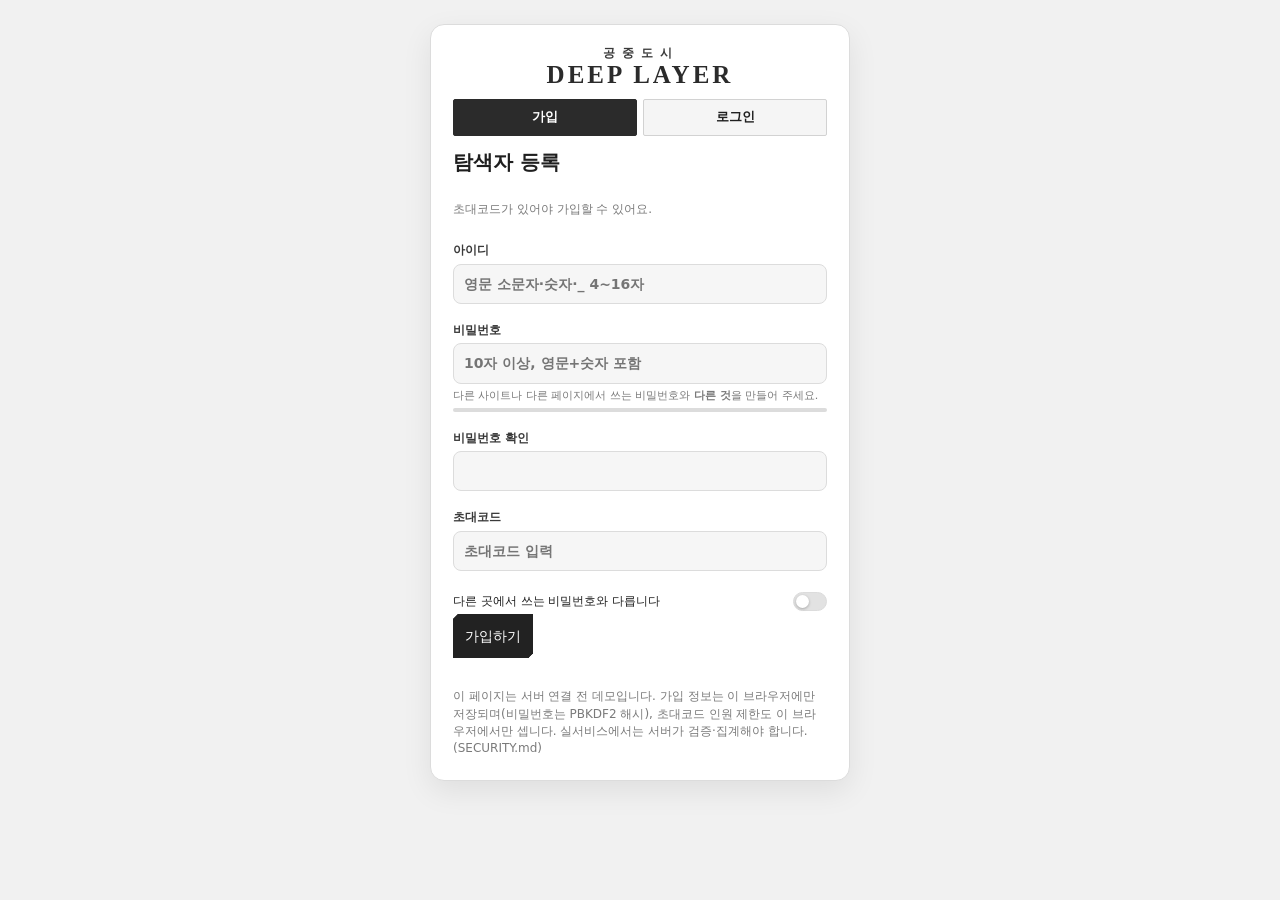
<file: index.html>
<!doctype html>
<html lang="ko">
<head>
<meta charset="utf-8">
<meta name="viewport" content="width=device-width,initial-scale=1">
<!-- 보안: 인라인/외부 스크립트 실행 차단, 허용된 폰트 외 외부 연결 차단 (SECURITY.md 참고) -->
<meta http-equiv="Content-Security-Policy" content="default-src 'none'; script-src 'self'; style-src 'self' 'unsafe-inline' https://fonts.googleapis.com; font-src https://fonts.gstatic.com; img-src 'self' data:; media-src 'self' data: blob:; connect-src 'self' https://*.supabase.co; base-uri 'none'; form-action 'none'; object-src 'none'">
<meta name="referrer" content="no-referrer">
<title>공중도시 DEEP LAYER</title>
<link rel="icon" href="favicon.ico" sizes="any">
<link rel="icon" type="image/svg+xml" href="favicon.svg">
<link rel="icon" type="image/png" sizes="32x32" href="favicon-32.png">
<link rel="apple-touch-icon" href="apple-touch-icon.png">
<link rel="preconnect" href="https://fonts.googleapis.com">
<link rel="preconnect" href="https://fonts.gstatic.com" crossorigin>
<link href="https://fonts.googleapis.com/css2?family=Material+Symbols+Rounded:opsz,wght,FILL,GRAD@24,400,0,0&family=Cinzel+Decorative:wght@700;900&family=Nanum+Myeongjo:wght@700;800&display=block" rel="stylesheet">
<link href="https://fonts.googleapis.com/css2?family=Black+Ops+One&text=FIGHT!%20KO&display=swap" rel="stylesheet">
<link rel="stylesheet" href="css/theme.css">
<link rel="stylesheet" href="css/style.css">
</head>
<body data-theme="light">
<div class="app">

  <header class="topbar">
    <div class="brand-block">
      <div class="brand"><small>공중도시</small><em>DEEP LAYER</em></div>
      <div class="world-meta">
        <span><span class="material-symbols-rounded" aria-hidden="true">schedule</span><b id="clock"></b></span>
        <span title="오늘의 날씨"><span class="material-symbols-rounded" id="hdWeatherIc" aria-hidden="true">partly_cloudy_day</span><span id="hdWeather">맑음</span></span>
        <span title="계절"><span class="material-symbols-rounded" id="hdSeasonIc" aria-hidden="true">calendar_month</span><span id="hdSeason">가을 · 12일차</span></span>
        <span title="현재 고도"><span class="material-symbols-rounded" aria-hidden="true">my_location</span><span id="hdAlt">고도 8,420m</span></span>
      </div>
    </div>
    <nav class="top-actions">
      <button title="공지" data-board="공지"><span class="material-symbols-rounded" aria-hidden="true">notifications</span></button>
      <button title="가이드" data-board="가이드"><span class="material-symbols-rounded" aria-hidden="true">question_mark</span></button>
      <button title="유저 간 거래" id="tradeHubBtn"><span class="material-symbols-rounded" aria-hidden="true">swap_horiz</span></button>
      <button title="버그 리포트" id="bugBtn"><span class="material-symbols-rounded" aria-hidden="true">bug_report</span></button>
      <button title="세계관" data-board="세계관"><span class="material-symbols-rounded" aria-hidden="true">public</span></button>
      <button title="설정" id="settingsBtn"><span class="material-symbols-rounded" aria-hidden="true">settings</span></button>
      <button title="로그아웃" class="logout" id="logoutBtn"><span class="material-symbols-rounded" aria-hidden="true">logout</span></button>
    </nav>
  </header>

  <main class="layout" id="layout">

    <!-- 왼쪽 컬럼: 프로필 / 스테이터스 / 장비·인벤토리·제작 -->
    <aside class="column left-column">
      <section class="panel profile-panel">
        <div class="buff-icons" id="buffIcons"></div>
        <div class="profile">
          <div class="profile-head">
            <button class="avatar empty" id="avatarButton" title="프로필 보기"></button>
            <input type="file" id="avatarFile" accept="image/*" class="hidden">
            <div class="charinfo">
              <div class="title-chip" id="titleChip"></div>
              <div class="charname"><span id="charName"></span></div>
              <div class="char-meta" id="charMeta"></div>
              <div class="char-tags" id="charTags"></div>
              <div class="char-job" id="charJob"></div>
            </div>
          </div>
          <div class="quick">
            <button title="메일함" data-system="메일"><span class="material-symbols-rounded" aria-hidden="true">mail</span></button>
            <button title="친구" data-system="친구"><span class="material-symbols-rounded" aria-hidden="true">person_add</span></button>
            <button title="길드" data-system="길드"><span class="material-symbols-rounded" aria-hidden="true">groups</span></button>
            <button title="도감" data-system="도감"><span class="material-symbols-rounded" aria-hidden="true">menu_book</span></button>
            <div class="wallet" title="소지금"><span class="material-symbols-rounded" aria-hidden="true">monetization_on</span><strong id="money"></strong><em>CR</em></div>
          </div>
          <div class="bars" id="bars"></div>
        </div>
      </section>

      <section class="panel status-panel" data-panel="상태">
        <div class="panel-title"><span class="material-symbols-rounded" aria-hidden="true">bar_chart</span> 스테이터스 <span class="spacer"></span><span class="status-pager" id="statusPager"><button data-act="status-page" data-p="0" class="on" title="능력치">1</button><button data-act="status-page" data-p="1" title="전투 능력">2</button><button data-act="status-page" data-p="2" title="숙련">3</button></span><span class="point-badge hidden" id="statPoints"></span><span class="stat-save hidden" id="statSave"><button data-act="stat-commit" class="primary">저장</button><button data-act="stat-reset">취소</button></span></div>
        <div id="statusBody"></div>
      </section>

      <section class="panel tabs-panel" data-panel="소지품">
        <div class="panel-title"><span class="material-symbols-rounded" aria-hidden="true" id="leftTitleIcon">backpack</span> <span id="leftTitle">장비</span><span class="title-meta craft-count hidden" id="craftCount">레시피</span> <span class="spacer"></span><span class="title-meta" id="leftMeta"></span><button type="button" class="chip craft-only hidden" id="craftOnly" aria-pressed="false">제작 가능만</button></div>
        <div class="tabs" id="leftTabs">
          <button class="active" data-ltab="EQUIP">장비</button>
          <button data-ltab="INVENTORY">소지품</button>
          <button data-ltab="CRAFT">제작</button>
        </div>
        <div class="tab-view" id="viewEquip">
          <div class="equip-wrap">
            <div><div class="buffs" id="equipFx"></div><div class="equip-grid" id="equipGrid"></div></div>
            <div class="equip-big" id="equipBig"></div>
          </div>
          <div class="equip-pick" id="equipPick"></div>
        </div>
        <div class="tab-view hidden" id="viewInv">
          <div class="inventory-head">
            <div class="subtabs" id="invTabs">
              <button data-inv="장비">장비</button>
              <button data-inv="소모품">소모품</button>
              <button data-inv="재료">재료</button>
              <input id="invQ" class="inv-search" type="search" maxlength="20" placeholder="소지품 검색" aria-label="소지품 검색" autocomplete="off">
            </div>
          </div>
          <div class="inv-scroll"><div class="inv-grid" id="inventoryGrid"></div></div>
          <div class="inv-footer">
            <span class="inv-count" id="itemCount" title="가진 아이템 칸 / 소지 가능 칸"></span>
            <div class="pages">
              <button id="prevPage" title="이전 페이지"><span class="material-symbols-rounded" aria-hidden="true">chevron_left</span></button>
              <span id="invPage">1 / 1</span>
              <button id="nextPage" title="다음 페이지"><span class="material-symbols-rounded" aria-hidden="true">chevron_right</span></button>
            </div>
          </div>
        </div>
        <div class="tab-view hidden" id="viewCraft">
          <div class="subtabs" id="craftTabs"><button data-craft="장비">장비</button><button data-craft="소모품">소모품</button><button data-craft="약">약</button><button data-craft="기타">기타</button><input id="craftQ" class="inv-search" type="search" maxlength="20" placeholder="레시피 검색" aria-label="레시피 검색" autocomplete="off"></div>
          
          <div id="craftList"></div>
          <div class="tag-strip" id="craftTagStrip"><button class="ts-arr" data-act="tag-scroll" data-d="-1" aria-label="왼쪽">‹</button><div class="tag-scroll" id="craftTags"></div><button class="ts-arr" data-act="tag-scroll" data-d="1" aria-label="오른쪽">›</button></div>
        </div>
      </section>
    </aside>

    <!-- 중앙 컬럼: 지도 / 구역 활동 / 로그 -->
    <section class="column center-column">
      <section class="panel map-panel" data-panel="지도">
        <div class="map-head" id="mapHead">
          <div class="map-emblem"><span class="material-symbols-rounded" id="mapIcon" aria-hidden="true">map</span></div>
          <div class="map-info"><h2 id="mapLocation"></h2><p id="mapDescription"></p></div>
          <div class="map-meta" id="mapMeta"></div>
        </div>
        <div class="map-body">
        <div class="map-stage" id="mapStage">
          <div class="map-search"><input id="mapSearch" type="search" maxlength="12" placeholder="재료·몬스터 검색 (예: 목재, 늑대)" aria-label="지도에서 재료와 몬스터 검색" autocomplete="off"><span id="mapSearchInfo"></span></div>
          <div class="map-world" id="mapWorld"></div>
          <div class="map-tools">
            <button class="icon" id="zoomIn" title="확대"><span class="material-symbols-rounded" aria-hidden="true">add</span></button>
            <button class="icon" id="zoomOut" title="축소"><span class="material-symbols-rounded" aria-hidden="true">remove</span></button>
            <button class="icon" id="resetMap" title="중앙 정렬"><span class="material-symbols-rounded" aria-hidden="true">center_focus_strong</span></button>
            <button class="icon" id="mapHelp" data-tip-title="지도 사용법" data-tip-desc="마우스 휠(가운데) 버튼을 누른 채 끌기: 지도 이동 — 던전 타일 지도에서도 가능 (터치는 그냥 끌기) · 노드 선택: 구역 이동 (이동에는 기력이 듭니다)" aria-label="지도 도움말"><span class="material-symbols-rounded" aria-hidden="true">help</span></button>
          </div>
                    <div class="compass"><span class="north">N</span><span class="west">W</span><span class="needle"></span><span class="east">E</span><span class="south">S</span></div>
        </div>
        <div class="map-log">
          <div class="map-log-head"><span class="map-log-label">LOG</span><button class="flat" id="clearLog" title="기록 비우기"><span class="material-symbols-rounded" aria-hidden="true">delete_sweep</span></button></div>
          <div class="scroll log-list" id="logList"></div>
        </div>
        </div>
      </section>

      <section class="panel action-panel" id="actionPanel" data-panel="구역 활동">
        <div class="action-main" id="actionMain"></div>
        <div class="choices" id="choices"></div>
      </section>
    </section>

    <!-- 오른쪽 컬럼: 임무·주위 대원 / 채팅 -->
    <aside class="column right-column">
      <section class="panel quest-panel" data-panel="임무 · 주변">
        <div class="panel-title"><span class="material-symbols-rounded" aria-hidden="true" id="rightTitleIcon">assignment</span> <span id="rightTitle">임무</span> <span class="spacer"></span><span class="title-meta" id="rightMeta"></span></div>
        <div class="tabs">
          <button class="active" data-side="임무">임무</button>
          <button data-side="서브잡" id="sideJobTab" class="hidden">서브잡</button>
          <button data-side="펫" id="sidePetTab" class="hidden">펫</button>
          <button data-side="상황">상황</button>
        </div>
        <div class="scroll right-view" id="sideView"></div>
      </section>

      <section class="panel chat-panel terminal" data-panel="채팅">
        <div class="device-head"><span class="device-light"></span><strong>TACTICAL LINK</strong><span class="term-sig" aria-hidden="true"><i></i><i></i><i></i><i></i></span><span class="term-ch">SECURE CHANNEL</span></div>
        <div class="term-screen">
          <div class="tabs">
            <button class="active" data-chat="월드">월드</button>
            <button data-chat="길드">길드</button>
            <button data-chat="파티">파티</button>
            <button data-chat="RP" title="RP 채널: 캐릭터로서 나누는 대화">RP</button>
            <button data-chat="알림" class="bell-tab" title="알림" aria-label="알림"><span class="material-symbols-rounded" aria-hidden="true">notifications</span></button>
          </div>
          <div class="chan-bar hidden" id="guildBar"></div>
          <button class="notice-banner hidden" id="noticeBanner" data-act="open-patch"><span class="material-symbols-rounded" aria-hidden="true">campaign</span><span>변경 사항이 있습니다. 눌러서 패치노트 보기</span></button>
          <div class="scroll chat-feed" id="chatFeed"></div>
          <div class="sticker-tray hidden" id="stickerTray"></div>
          <p class="readonly-note hidden" id="noticeNote">알림 채널은 공지만 받을 수 있어요. 글을 쓸 수 없습니다.</p>
          <form class="chat-compose" id="chatForm" autocomplete="off">
            <button type="button" id="emojiBtn" title="이모티콘"><span class="material-symbols-rounded" aria-hidden="true">mood</span></button><button type="button" id="diceBtn" title="주사위 굴리기 (1~6)" aria-label="주사위 굴리기"><span class="material-symbols-rounded" aria-hidden="true">casino</span></button>
            <input id="noticeHead" class="hidden" maxlength="20" list="noticeHeads" placeholder="말머리" aria-label="공지 말머리"><datalist id="noticeHeads"><option value="서버 공지"><option value="점검 일정"><option value="업데이트"><option value="이벤트"><option value="안내"></datalist>
            <input id="chatInput" maxlength="300" placeholder="암호화 메시지 입력...">
            <button class="primary" title="전송"><span class="material-symbols-rounded" aria-hidden="true">send</span></button>
          </form>
        </div>
        <div class="term-foot" aria-hidden="true"><i></i><i></i><i></i><span>DL-TERMINAL</span></div>
      </section>
    </aside>

  </main>
</div>

<div class="overlay" id="overlay" role="dialog" aria-modal="true">
  <div class="modal" id="modal">
    <div class="modal-head"><span class="material-symbols-rounded" aria-hidden="true">web_asset</span><h2 id="modalTitle"></h2><button class="icon" id="closeModal" aria-label="닫기"><span class="material-symbols-rounded" aria-hidden="true">close</span></button></div>
    <div class="modal-body" id="modalBody"></div>
    <div class="modal-actions" id="modalActions"></div>
  </div>
</div>
<div class="tutorial hidden" id="tutorial">
  <div class="tut-story hidden" id="tutStory"><button class="flat tut-cloud hidden" id="tutCloudLoad" type="button">서버 불러오기</button><div class="tut-story-inner">
    <div class="tut-npc hidden" id="tutNpc"></div>
    <p id="tutText"></p>
    <div class="tut-gift hidden" id="tutGift"><span class="material-symbols-rounded" aria-hidden="true">tablet_android</span><small>탐색자 단말기를 받았다</small></div>
    <div class="tut-actions"><button class="flat" id="tutSkipStory">건너뛰기</button><button class="primary" id="tutNextStory">다음</button></div>
    <div class="tut-dots" id="tutDots"></div>
  </div></div>
  <div class="tut-create hidden" id="tutCreate"><div class="tut-box">
    <div class="tut-box-head" id="tutCreateHead"></div>
    <div class="tut-box-body" id="tutCreateBody"></div>
    <div class="tut-box-actions" id="tutCreateActions"></div>
  </div></div>
  <div class="tut-create hidden" id="tutWeapon"><div class="tut-box">
    <div class="tut-box-head" id="tutWeaponHead"></div>
    <div class="tut-box-body"><p class="npc-say" id="tutWeaponSay"></p><div class="weapon-list" id="tutWeaponList"></div></div>
    <div class="tut-box-actions"><button class="primary" id="tutWeaponOk" disabled>이 무기로 정할게요</button></div>
  </div></div>
  <div class="tut-spot hidden" id="tutSpot"></div>
  <div class="tut-card hidden" id="tutCard"><div class="tut-step" id="tutStep"></div><h3 id="tutTitle"></h3><p id="tutBody"></p><div class="tut-actions"><button class="flat" id="tutSkip">건너뛰기</button><span class="spacer"></span><button id="tutPrev">이전</button><button class="primary" id="tutNext">다음</button></div></div>
</div>
<div class="toast" id="toast"></div>
<div class="tooltip" id="tooltip" role="tooltip"></div>

<script src="js/data.js"></script>
<script src="js/core.js"></script>
<script src="js/cloud.js"></script>
<script src="js/ui.js"></script>
<script src="js/room.js"></script>
</body>
</html>
</file>
<file: css/theme.css>
/* ==========================================================
   theme.css - 테마 색상 변수 (라이트 / 다크)
   - 컴포넌트(style.css)는 색상을 직접 쓰지 않고 이 변수만 사용한다.
   - 새 색이 필요하면 두 테마 블록에 같은 이름의 변수를 함께 추가한다.
   - '사용자 설정' 테마는 JS(applyTheme)가 기반 테마 위에 강조색 변수를 덮어쓴다.
   ========================================================== */

body{--fs:1}
body[data-theme="light"]{
  color-scheme:light;
  --bg:#f1f1f1; --bg-glow:#fafafa;
  --panel:#ffffff; --panel-2:#f6f6f6; --panel-hi:#ececec; --field:#ffffff;
  --line:#dcdcdc; --line-soft:#e9e9e9;
  --text:#1f1f1f; --text-2:#3a3a3a; --muted:#7a7a7a;
  --accent:#2b2b2b; --accent-ink:#fff; --accent-2:#161616; --accent-soft:#efefef; --accent-line:#c6c6c6;
  --btn:#f5f5f5; --btn-hover:#e9e9e9; --btn-line:#d2d2d2;
  --primary:#222222; --primary-line:#222222; --primary-text:#ffffff;
  --good:#247a60; --good-soft:#e7f5ef; --good-line:#b8dfd0;
  --warn:#c98a1a; --bad:#c0505a;
  --danger-soft:#fff5f5; --danger-line:#d8b8bc; --danger-text:#9c444b;
  --bar-track:#e2e2e2; --hp:#d77878; --sp:#d9a35b; --exp:#3fae8a;
  --map-bg:#f7f7f7; --map-grid:#e3e3e3; --map-line:#bdbdbd;
  --bubble:#efefef; --bubble-mine:#e2e2e2;
  --shadow:0 5px 18px #0000000f; --overlay:#00000055;
  --toast-bg:#222222; --toast-text:#ffffff;
  --story-bg:#0d0d0d; --story-text:#ececec;
  --term-bg:#f7f7f7; --term-text:#1c1c1c; --term-dim:#707070; --term-line:#d6d6d6; --term-mine:#000000; --bezel:#e4e4e4; --bezel-line:#c8c8c8;
  --tone-safe:#2b2b2b; --tone-forest:#3f9a62; --tone-sea:#2f7fc4; --tone-volcano:#cf5a3a; --tone-canyon:#b9742f; --tone-snow:#4a8fb8; --tone-jungle:#2f9e5b; --tone-desert:#c99a2e;
  --bb-bg:#f1f1f2; --bb-border:#c4c6ca; --bb-text:#2e3138; --bb-sub:#7a7e86; --bb-live:#d63a3a; --bb-glow:#ffffff;
  --cur-default:url("data:image/svg+xml;utf8,<svg xmlns='http://www.w3.org/2000/svg' width='18' height='18' viewBox='0 0 26 26'><path d='M3 2 L3 21 L8 16.5 L11.5 24 L15 22.4 L11.6 15.2 L18.5 15 Z' fill='%23222222' stroke='%23ffffff' stroke-width='2' stroke-linejoin='round'/></svg>") 2 1,auto;
  --cur-pointer:url("data:image/svg+xml;utf8,<svg xmlns='http://www.w3.org/2000/svg' width='18' height='18' viewBox='0 0 26 26'><path d='M3 2 L3 21 L8 16.5 L11.5 24 L15 22.4 L11.6 15.2 L18.5 15 Z' fill='%23000000' stroke='%23ffffff' stroke-width='2' stroke-linejoin='round'/></svg>") 2 1,auto;
}

body[data-theme="dark"]{
  color-scheme:dark;
  --bg:#101010; --bg-glow:#1e1e1e;
  --panel:#181818; --panel-2:#202020; --panel-hi:#2a2a2a; --field:#131313;
  --line:#333333; --line-soft:#282828;
  --text:#ececec; --text-2:#d0d0d0; --muted:#8e8e8e;
  --accent:#e6e6e6; --accent-ink:#111; --accent-2:#ffffff; --accent-soft:#2a2a2a; --accent-line:#4c4c4c;
  --btn:#232323; --btn-hover:#2d2d2d; --btn-line:#3d3d3d;
  --primary:#ececec; --primary-line:#ececec; --primary-text:#111111;
  --good:#77d6b1; --good-soft:#15342f; --good-line:#285a50;
  --warn:#e5b879; --bad:#f18484;
  --danger-soft:#2a1a1f; --danger-line:#76565a; --danger-text:#f2b6b6;
  --bar-track:#2c2c2c; --hp:#d77878; --sp:#d9a35b; --exp:#77d6b1;
  --map-bg:#151515; --map-grid:#262626; --map-line:#474747;
  --bubble:#232323; --bubble-mine:#303030;
  --shadow:0 8px 22px #00000040; --overlay:#000000a0;
  --toast-bg:#ececec; --toast-text:#111111;
  --story-bg:#0d0d0d; --story-text:#ececec;
  --term-bg:#101010; --term-text:#e6e6e6; --term-dim:#9a9a9a; --term-line:#2e2e2e; --term-mine:#ffffff; --bezel:#1f1f1f; --bezel-line:#333333;
  --tone-safe:#e6e6e6; --tone-forest:#5fc489; --tone-sea:#5aa6f0; --tone-volcano:#f08a62; --tone-canyon:#e0a060; --tone-snow:#8fd0f0; --tone-jungle:#5fd08a; --tone-desert:#e8c46a;
  --bb-bg:#15171a; --bb-border:#34373d; --bb-text:#dcdfe4; --bb-sub:#8d9199; --bb-live:#ff6b6b; --bb-glow:#0008;
  --cur-default:url("data:image/svg+xml;utf8,<svg xmlns='http://www.w3.org/2000/svg' width='18' height='18' viewBox='0 0 26 26'><path d='M3 2 L3 21 L8 16.5 L11.5 24 L15 22.4 L11.6 15.2 L18.5 15 Z' fill='%23ececec' stroke='%23111111' stroke-width='2' stroke-linejoin='round'/></svg>") 2 1,auto;
  --cur-pointer:url("data:image/svg+xml;utf8,<svg xmlns='http://www.w3.org/2000/svg' width='18' height='18' viewBox='0 0 26 26'><path d='M3 2 L3 21 L8 16.5 L11.5 24 L15 22.4 L11.6 15.2 L18.5 15 Z' fill='%23ffffff' stroke='%23111111' stroke-width='2' stroke-linejoin='round'/></svg>") 2 1,auto;
}

body{
  --primary-hover:color-mix(in srgb,var(--primary) 86%,#000);
  color:var(--text);
  background:radial-gradient(ellipse at 50% -20%,var(--bg-glow) 0,var(--bg) 60%);
  background-color:var(--bg);
}

/* 사용자 지정 커서 (설정에서 끌 수 있음). 직접 만든 SVG라 저작권 문제가 없다 */
body.custom-cursor{cursor:var(--cur-default)}
body.custom-cursor :is(button,select,label,.map-node,[data-act],input[type=checkbox],input[type=range],input[type=color]){cursor:var(--cur-pointer)}
body.custom-cursor :is(button:disabled,input,textarea){cursor:var(--cur-default)}
body.custom-cursor :is(input[type=text],input:not([type]),input[type=number],textarea){cursor:text}
body.custom-cursor .map-stage.dragging{cursor:grabbing}
</file>
<file: css/style.css>
/* ==========================================================
   style.css - 컴포넌트 스타일
   색상은 theme.css의 변수만 사용한다. 패널은 높이가 고정되고, 내용이 길어지면 안에서 스크롤된다.
   ========================================================== */

:root{--gap:6px;--left:292px;--right:315px;--radius:10px}
*{box-sizing:border-box;scrollbar-width:thin;scrollbar-color:var(--btn-line) transparent}
::-webkit-scrollbar{width:6px;height:6px}
::-webkit-scrollbar-track{background:transparent}
::-webkit-scrollbar-thumb{background:var(--btn-line);border-radius:6px}
::-webkit-scrollbar-thumb:hover{background:var(--accent)}
::-webkit-scrollbar-corner{background:transparent}
body{margin:0;min-height:100vh;font:calc(13px*var(--fs))/1.45 Inter,"Noto Sans KR",system-ui,sans-serif}
button,input,textarea,select{font:inherit}
.hidden{display:none!important}
.spacer{flex:1}
.muted{color:var(--muted)}
.tiny{font-size:calc(10px*var(--fs));color:var(--muted)}
.grow{flex:1;min-width:0}

.material-symbols-rounded{
  font-family:'Material Symbols Rounded';font-weight:normal;font-style:normal;
  font-size:1.25em;line-height:1;letter-spacing:normal;text-transform:none;
  display:inline-block;white-space:nowrap;direction:ltr;width:1em;height:1em;overflow:hidden;flex:none;
  -webkit-font-feature-settings:'liga';font-feature-settings:'liga';-webkit-font-smoothing:antialiased;
}

/* ---------- 공통 컨트롤 ---------- */
button{color:var(--text);background:var(--btn);border:1px solid var(--btn-line);border-radius:7px;padding:7px 10px;cursor:pointer;transition:.14s}
button:hover:not(:disabled){background:var(--btn-hover);border-color:var(--accent)}
button:disabled{opacity:.4;cursor:not-allowed}
button.primary{background:var(--primary);border-color:var(--primary-line);color:var(--primary-text)}
button.primary:hover:not(:disabled){background:var(--primary-hover);border-color:var(--primary-line)}
button.flat{background:transparent;border-color:transparent}
button.flat:hover:not(:disabled){background:var(--btn-hover);border-color:transparent}
button.icon{display:inline-grid;place-items:center;width:32px;height:32px;padding:0;font-size:calc(15px*var(--fs))}
input,textarea,select{width:100%;background:var(--field);border:1px solid var(--btn-line);color:var(--text);border-radius:7px;padding:9px;outline:none}
input:focus,textarea:focus,select:focus{border-color:var(--accent)}
input[type=checkbox]{width:auto}
input[type=range]{padding:0;border:0;background:transparent;accent-color:var(--accent)}
input[type=color]{padding:2px;height:32px;width:48px}
textarea{min-height:75px;resize:vertical}

/* ---------- 상단 바 ---------- */
.app{max-width:1900px;margin:auto;padding:12px;min-height:100vh;display:flex;flex-direction:column;gap:var(--gap)}
.topbar{display:flex;flex-wrap:wrap;align-items:center;gap:8px 14px;padding:4px 7px 9px;border-bottom:1px solid var(--line);flex:none}
.brand-block{display:flex;align-items:center;flex-wrap:wrap;gap:6px 22px;min-width:0;flex:1 1 auto}
.brand{display:flex;flex-direction:column;line-height:1;white-space:nowrap}
.brand small{font-family:'Nanum Myeongjo','Noto Serif KR',serif;font-weight:800;font-size:calc(12px*var(--fs));letter-spacing:7px;color:var(--text-2);margin:0 0 3px 2px}
.brand em{font-family:'Cinzel Decorative','Nanum Myeongjo',serif;font-style:normal;font-weight:900;font-size:calc(25px*var(--fs));letter-spacing:3px;color:var(--accent)}
.world-meta{display:flex;align-items:center;flex-wrap:wrap;gap:4px 12px;margin-top:14px;color:var(--muted);font-size:calc(11px*var(--fs))}
.world-meta>span{display:flex;align-items:center;gap:5px;white-space:nowrap}
.world-meta .material-symbols-rounded{color:var(--accent);font-size:calc(15px*var(--fs))}
.world-meta b{color:var(--text)}
.top-actions{display:flex;flex-wrap:nowrap;flex:none;gap:5px;align-items:center;margin-left:auto}
.top-actions button{width:36px;height:36px;padding:0;font-size:calc(16px*var(--fs));display:grid;place-items:center}
.top-actions .logout{margin-left:12px;background:var(--danger-soft);border-color:var(--danger-line);color:var(--danger-text)}

/* ---------- 레이아웃: 세 컬럼 모두 화면 높이에 맞추고, 패널 안에서 스크롤 ---------- */
.layout{position:relative;display:grid;gap:var(--gap);grid-template-columns:var(--left) minmax(400px,1fr) var(--right);align-items:stretch;flex:1;min-height:560px}
.column{display:flex;flex-direction:column;gap:var(--gap);min-width:0;min-height:0}
.panel{display:flex;flex-direction:column;min-width:0;min-height:0;overflow:hidden;background:var(--panel);border:1px solid var(--line);border-radius:var(--radius);box-shadow:var(--shadow)}
.scroll{flex:1;min-height:0;overflow:auto}
.panel-title{display:flex;align-items:center;gap:8px;padding:10px 12px;border-bottom:1px solid var(--line);flex:none;font-weight:800;font-size:calc(11px*var(--fs));letter-spacing:.7px;text-transform:uppercase;color:var(--text-2)}
.panel-title .material-symbols-rounded{color:var(--accent);font-size:calc(16px*var(--fs))}
.tabs{display:flex;gap:4px;padding:9px 10px;flex:none}
.tabs button{flex:1;font-size:calc(10px*var(--fs));padding:6px;white-space:nowrap}
.title-meta{font-size:calc(10px*var(--fs));font-weight:600;letter-spacing:0;text-transform:none;color:var(--muted);font-variant-numeric:tabular-nums}
/* 하위 탭: 윗줄 탭과 달리 밑줄 텍스트 스타일 */
.subtabs{display:flex;gap:14px;padding:0 2px;margin-bottom:8px}
.subtabs button{flex:none;padding:3px 1px 5px;font-size:calc(11px*var(--fs));border:0;border-bottom:2px solid transparent;border-radius:0;background:transparent;color:var(--muted)}
.subtabs button:hover:not(:disabled){background:transparent;color:var(--text)}
.subtabs button.active{background:transparent;color:var(--accent-2);border-bottom-color:var(--accent);font-weight:700}
.subtabs button:focus-visible{outline:0}
.tabs.small{padding:0}
.tabs.small button{padding:4px 8px}
.tabs.flush{padding:0 0 10px}
.tabs button.active{background:var(--accent-soft);border-color:var(--accent);color:var(--accent-2)}

@media(min-width:1201px){
  .app{height:100vh;height:100dvh;min-height:700px}
  .left-column .profile-panel{flex:0 0 auto}
  .left-column .status-panel{flex:0 0 auto}
  .left-column .tabs-panel{flex:0 1 auto;min-height:160px}
  .map-panel{flex:1 1 0;min-height:300px}
  .action-panel{flex:0 0 auto;min-height:230px} /* 내용만큼 늘어나 스크롤이 생기지 않는다 */
  .quest-panel{flex:0 0 38%}
  .chat-panel{flex:1 1 0;min-height:250px}
}

/* 세로 높이 조절 손잡이: 패널 사이 틈 (데스크톱에서만) */
.vgrip{display:none}
@media(min-width:1201px){
  .vgrip{display:block;flex:none;height:0;margin-top:calc(-1*var(--gap));position:relative;z-index:5}
  .vgrip::before{content:'';position:absolute;left:0;right:0;top:-2px;height:calc(var(--gap) + 4px);cursor:row-resize;border-radius:3px}
  .vgrip:hover::before,.vgrip.on::before{background:var(--accent-soft)}
  .left-column .status-panel.sized{flex:0 1 auto;height:var(--status-h);min-height:90px}
  .status-panel.sized #statusBody{flex:1;min-height:0;overflow:auto}
  .center-column .map-panel.sized{flex:0 1 auto;height:var(--map-h);min-height:300px}
  .right-column .quest-panel.sized{flex:0 0 auto;height:var(--quest-h);min-height:140px}
  /* 넓은 화면: 로그는 지도 오른쪽 */
  .map-panel .map-body{flex-direction:row}
  .map-body .map-stage{flex:1;min-width:0}
  .map-body .map-log{width:clamp(170px,24%,260px);height:auto;border-top:0;border-left:1px solid var(--line)}
  .map-body .log-list{flex:1;min-height:0}
}

/* 컬럼 폭 조절 손잡이 (데스크톱에서만) */
.gutter{display:none;position:absolute;top:0;bottom:0;width:6px;cursor:col-resize;z-index:5}
.gutter.left{left:calc(var(--left) + var(--gap)/2 - 3px)}
.gutter.right{right:calc(var(--right) + var(--gap)/2 - 3px)}
.gutter:hover{background:var(--accent-soft)}
@media(min-width:1201px){.gutter{display:block}}

/* ---------- 왼쪽: 프로필 ---------- */
.profile{position:relative;padding:12px}
.profile-head{display:flex;gap:11px;align-items:center}
.avatar{width:92px;height:92px;flex:0 0 92px;padding:0;border:1px solid var(--accent-line);border-radius:9px;background:var(--panel-hi);display:grid;place-items:center;color:var(--accent);overflow:hidden}
.avatar.empty{border-style:dashed;background:var(--panel-2)}
.avatar .material-symbols-rounded{font-size:calc(38px*var(--fs))}
.avatar img{width:100%;height:100%;object-fit:cover}
.charinfo{min-width:0;flex:1}
.title-chip{display:inline-block;max-width:100%;overflow:hidden;text-overflow:ellipsis;white-space:nowrap;color:var(--accent-2);font-size:calc(10px*var(--fs));line-height:1.3;margin-bottom:0}
.charname{display:flex;gap:4px;align-items:center;min-width:0;font-size:calc(18px*var(--fs));font-weight:800;line-height:1.1;margin-top:-1px}
.charname>span:first-child{overflow:hidden;text-overflow:ellipsis;white-space:nowrap}
.charname button{flex:none;width:24px;height:24px;padding:2px;display:grid;place-items:center;color:var(--accent)}
.char-meta{margin-top:3px;font-size:calc(11px*var(--fs));color:var(--muted)}
.char-tags{margin-top:2px;font-size:calc(10px*var(--fs));color:var(--accent);white-space:nowrap;overflow:hidden;text-overflow:ellipsis}
.char-tags:empty{display:none}

.buff-icons{display:flex;gap:4px;margin-left:6px}
.buff-icon{width:24px;height:24px;padding:0;display:grid;place-items:center;border-radius:6px;font-size:calc(14px*var(--fs))}
.buff-icon .material-symbols-rounded{display:block;font-size:inherit;line-height:1;margin:0}
.buff-icon.buff{color:var(--good);background:var(--good-soft);border-color:var(--good-line)}
.buff-icon.debuff{color:var(--danger-text);background:var(--danger-soft);border-color:var(--danger-line)}

.quick{display:flex;gap:6px;align-items:center;margin-top:10px}
.quick>button{width:30px;height:30px;padding:0;border-radius:7px;display:grid;place-items:center;font-size:calc(16px*var(--fs));color:var(--text-2)}
.wallet{display:flex;align-items:center;gap:5px;margin-left:auto;padding:4px 10px;border:1px solid var(--line);border-radius:999px;background:var(--panel-2)}
.wallet .material-symbols-rounded{color:var(--warn);font-size:calc(16px*var(--fs))}
.wallet strong{font-size:calc(13px*var(--fs));font-variant-numeric:tabular-nums}
.wallet em{font-style:normal;font-size:calc(10px*var(--fs));color:var(--muted)}

.bars{display:grid;gap:3px;margin-top:9px}
.bar-row{display:grid;grid-template-columns:34px minmax(0,1fr) 62px;align-items:center;gap:7px;font-size:calc(10px*var(--fs));line-height:1.2;color:var(--text-2);white-space:nowrap}
.bar-row .val{text-align:right;color:var(--muted);font-variant-numeric:tabular-nums}
.bar{height:7px;background:var(--bar-track);border-radius:6px;overflow:hidden}
.bar span{display:block;height:100%;border-radius:6px;background:var(--accent);transition:width .3s}
.bar.hp span{background:var(--hp)}
.bar.sp span{background:var(--sp)}
.bar.exp span{background:var(--exp)}

/* ---------- 왼쪽: 스테이터스 ---------- */
.point-badge{padding:1px 8px;border-radius:999px;background:var(--accent-soft);border:1px solid var(--accent-line);color:var(--accent-2);font-size:calc(10px*var(--fs));letter-spacing:0;text-transform:none}
#statusBody{display:grid;gap:5px;padding:6px 8px 8px;scrollbar-width:none}
#statusBody::-webkit-scrollbar{display:none}
.map-search{position:absolute;top:10px;left:10px;z-index:3;display:flex;flex-direction:column;gap:3px;max-width:60%}
.map-search input{width:130px;padding:4px 8px;font-size:calc(11px*var(--fs));background:var(--panel);box-shadow:var(--shadow)}
.map-search span{font-size:calc(10px*var(--fs));color:var(--text-2);background:var(--panel);border-radius:5px;padding:0 5px;width:fit-content}
.map-search span:empty{display:none}
.tile.hl{outline:2px solid var(--accent);outline-offset:1px;animation:hlpulse 1.2s ease-in-out infinite}
.map-node.hl{box-shadow:0 0 0 5px var(--accent-soft),0 0 0 7px var(--accent);animation:hlpulse 1.2s ease-in-out infinite}
@keyframes hlpulse{50%{filter:brightness(1.35)}}
.status-pager{display:inline-flex;gap:3px;margin-left:8px}
.status-pager button{width:20px;height:18px;padding:0;font-size:calc(10px*var(--fs));line-height:1;border-radius:5px;color:var(--muted)}
.status-pager button.on{background:var(--accent-soft);border-color:var(--accent);color:var(--accent-2);font-weight:700}
.combat-page{display:grid;gap:4px}
.cstat{display:grid;grid-template-columns:auto 1fr;gap:0 8px;align-items:baseline;padding:4px 7px;background:var(--panel-2);border:1px solid var(--line-soft);border-radius:7px;font-size:calc(11px*var(--fs))}
.cstat b{color:var(--text-2)}.cstat span{text-align:right}.cstat em{font-style:normal;font-weight:800;color:var(--accent-2)}
.cstat small{grid-column:1/-1;color:var(--muted);font-size:calc(10px*var(--fs))}
.battle-log{margin-top:6px;padding:5px 8px;background:var(--panel-2);border:1px solid var(--line-soft);border-radius:7px;display:grid;gap:2px;font-size:calc(11px*var(--fs));max-height:96px;overflow:auto}
.battle-log.mock{max-height:240px;min-height:160px;align-content:start}
.bl.hit{color:var(--good)}.bl.hurt{color:var(--danger-text)}.bl.dodge{color:var(--accent-2)}.bl.note{color:var(--muted)}
.bl-note{font-size:calc(9px*var(--fs));color:var(--muted);opacity:.8}
.mock-bars{display:grid;grid-template-columns:1fr 1fr;gap:8px;margin:6px 0}
.stat-grid{display:grid;grid-template-columns:minmax(0,1fr) minmax(0,1fr);gap:4px}
.stat{padding:4px 7px;background:var(--panel-2);border:1px solid var(--line-soft);border-radius:7px}
.stat-head{display:flex;align-items:center;gap:6px}
.stat-head b{font-size:calc(12px*var(--fs))}
.stat-head small{font-size:calc(9px*var(--fs));color:var(--muted)}
.stat-val{margin-left:auto;font-weight:800;font-variant-numeric:tabular-nums}
.stat-val em{margin-left:3px;font-style:normal;font-size:calc(10px*var(--fs));color:var(--good)}
.stat-val em.neg{color:var(--danger-text)}
.stat-plus{width:19px;height:19px;padding:0;display:grid;place-items:center;font-size:calc(14px*var(--fs));color:var(--accent-2);border-color:var(--accent-line);background:var(--accent-soft)}
.stat-eff{margin-top:1px;font-size:calc(9.5px*var(--fs));color:var(--muted);line-height:1.35}
.stat-eff span{display:block;white-space:normal;overflow-wrap:anywhere}
.stat-eff b{color:var(--accent-2);font-weight:700}
.fx-list{display:grid;gap:4px}
.fx-row{display:flex;align-items:center;gap:6px;padding:2px 8px;border-radius:6px;font-size:calc(10px*var(--fs));border:1px solid var(--line)}
.fx-row b{font-size:calc(11px*var(--fs))}
.fx-row span{color:var(--muted)}
.fx-row em{margin-left:auto;font-style:normal;font-variant-numeric:tabular-nums}
.fx-row.buff{background:var(--good-soft);border-color:var(--good-line);color:var(--good)}
.fx-row.debuff{background:var(--danger-soft);border-color:var(--danger-line);color:var(--danger-text)}
.fx-row .material-symbols-rounded{font-size:calc(14px*var(--fs))}

/* ---------- 왼쪽: 장비 / 인벤토리 / 제작 탭 ---------- */
.tab-view{flex:1;min-height:0;overflow:auto;padding:4px 12px 12px}
#viewInv{display:flex;flex-direction:column;overflow:hidden}
.slot{position:relative;min-width:0;aspect-ratio:1;padding:2px;display:grid;place-items:center;border:1px solid var(--line);border-radius:5px;background:var(--panel-2);color:var(--muted)}
.slot .material-symbols-rounded{font-size:calc(20px*var(--fs))}
.slot.filled{color:var(--accent-2);background:var(--panel-hi);border-color:var(--accent-line)}
.slot.clickable{cursor:pointer}
.slot.clickable:hover{border-color:var(--accent)}
.slot-label{font-size:calc(9px*var(--fs));line-height:1.1;text-align:center;opacity:.6;pointer-events:none;word-break:keep-all}
.slot .qty{position:absolute;right:3px;bottom:1px;font-size:calc(9px*var(--fs));font-weight:700;color:var(--text-2);font-variant-numeric:tabular-nums}

.buffs{display:flex;flex-wrap:wrap;gap:4px;margin:0 0 7px;min-height:18px}
.buff{font-size:calc(9px*var(--fs));color:var(--good);background:var(--good-soft);border:1px solid var(--good-line);border-radius:4px;padding:2px 5px}
.equip-wrap{display:grid;grid-template-columns:minmax(0,1fr) 64px;gap:8px;align-items:stretch}
.equip-grid{display:grid;grid-template-columns:repeat(5,minmax(0,1fr));gap:5px}
.equip-big{display:grid;grid-template-rows:1fr 1fr;gap:5px}
.slot.selected{border-color:var(--accent);box-shadow:0 0 0 2px var(--accent-soft)}
.equip-pick{margin-top:12px;padding-top:10px;border-top:1px solid var(--line)}
.pick-head{display:flex;align-items:center;gap:8px;margin-bottom:7px;font-size:calc(12px*var(--fs))}
.pick-head button{padding:3px 9px;font-size:calc(11px*var(--fs))}
.pick-hint{margin:2px 0}
.equip-pick .empty{padding:10px}
.slot.big{aspect-ratio:auto}
.slot.big .material-symbols-rounded{font-size:calc(28px*var(--fs))}
.slot.big .slot-label{font-size:calc(11px*var(--fs))}

.inventory-head{flex:none}
.inventory-head .subtabs{align-items:flex-start}
.inv-search{margin-left:auto;width:42%;min-width:90px;max-width:170px;padding:2px 8px;font-size:calc(11px*var(--fs));align-self:center;margin-bottom:4px}
.stor-search{margin:6px 0}
.stor-search input{width:100%}
.inv-scroll{flex:0 1 auto;min-height:0;overflow:auto}
.inv-grid{display:grid;grid-template-columns:repeat(6,minmax(0,1fr));gap:5px}
.inv-footer{display:flex;align-items:center;gap:7px;margin-top:8px;flex:none}
.inv-count{font-size:calc(11px*var(--fs));font-weight:700;color:var(--text-2);font-variant-numeric:tabular-nums}
.inv-footer .pages{margin-left:auto;display:flex;align-items:center;gap:5px;font-size:calc(10px*var(--fs));color:var(--muted)}
.inv-footer .pages button{width:25px;height:24px;padding:0;display:grid;place-items:center;background:transparent;border-color:transparent}

.craft-note{margin:2px 0 8px}
.recipe{display:flex;align-items:center;gap:8px;padding:8px;margin-bottom:6px;border:1px solid var(--line);border-radius:7px;background:var(--panel-2)}
.recipe strong{display:block;font-size:calc(11px*var(--fs))}
.recipe small{display:block;font-size:calc(10px*var(--fs));color:var(--muted)}
.recipe .lack{color:var(--bad)}
.recipe .effect{color:var(--good);margin:1px 0}
.recipe .tag{font-style:normal;margin-left:4px;vertical-align:1px}
.chips.mult{margin:6px 0}

/* ---------- 중앙: 지도 ---------- */
/* 지역 헤더: 심플하게 (색조는 아이콘에만) */
.map-panel{--tone:var(--accent)}
.map-panel[data-tone=safe]{--tone:var(--accent)}
.map-panel[data-tone=forest]{--tone:var(--tone-forest)}
.map-panel[data-tone=sea]{--tone:var(--tone-sea)}
.map-panel[data-tone=volcano]{--tone:var(--tone-volcano)}
.map-panel[data-tone=canyon]{--tone:var(--tone-canyon)}
.map-panel[data-tone=snow]{--tone:var(--tone-snow)}
.map-panel[data-tone=jungle]{--tone:var(--tone-jungle)}
.map-panel[data-tone=desert]{--tone:var(--tone-desert)}
.map-head{position:relative;display:flex;align-items:center;gap:12px;flex:none;padding:18px 14px 11px;border-bottom:1px solid var(--line)}
.map-emblem{flex:0 0 40px;width:40px;display:grid;place-items:center;color:var(--tone)}
.map-emblem .material-symbols-rounded{font-size:calc(34px*var(--fs))}
.map-info{min-width:0;flex:1}
.map-info h2{margin:0;font-size:calc(22px*var(--fs));line-height:1.15;font-weight:800;white-space:nowrap;overflow:hidden;text-overflow:ellipsis}
.map-info p{margin:3px 0 0;font-size:calc(11px*var(--fs));line-height:1.45;color:var(--muted);display:-webkit-box;-webkit-line-clamp:2;-webkit-box-orient:vertical;overflow:hidden}
.map-meta{position:absolute;top:12px;right:14px;font-size:calc(10px*var(--fs));color:var(--text-2);white-space:nowrap}
.map-stage{position:relative;flex:1;min-height:0;overflow:hidden;touch-action:none;background-color:var(--map-bg);background-image:linear-gradient(var(--map-grid) 1px,transparent 1px),linear-gradient(90deg,var(--map-grid) 1px,transparent 1px);background-size:28px 28px}
.map-stage.dragging{cursor:grabbing}
.map-world{position:absolute;inset:0;transform-origin:50% 50%}
.node-svg{position:absolute;inset:0;width:100%;height:100%;overflow:visible;pointer-events:none}
.node-line{stroke:var(--map-line);stroke-width:1;vector-effect:non-scaling-stroke}
.map-node{position:absolute;transform:translate(-50%,-50%);width:16px;height:16px;padding:0;z-index:2;border-radius:50%;border:2px solid var(--accent);background:var(--panel)}
.map-node:hover:not(:disabled){background:var(--accent-soft);border-color:var(--accent)}
.map-node.current,.map-node.current:hover:not(:disabled){background:var(--accent);box-shadow:0 0 0 4px var(--accent-soft)}
.map-node.danger,.map-node.danger:hover:not(:disabled){border-color:var(--bad)}
.map-node.danger.current,.map-node.danger.current:hover:not(:disabled){background:var(--bad);box-shadow:0 0 0 4px var(--danger-soft)}
.node-label{position:absolute;top:22px;left:50%;transform:translateX(-50%);white-space:nowrap;pointer-events:none;font-size:calc(10px*var(--fs));color:var(--text-2)}
.map-node.danger .node-label{color:var(--danger-text)}
.map-tools{position:absolute;top:10px;right:10px;display:flex;flex-direction:column;gap:5px;z-index:3}
.map-tools button{width:30px;height:30px;background:var(--panel);box-shadow:var(--shadow)}
.compass{position:absolute;right:13px;bottom:12px;width:64px;height:64px;border-radius:50%;background:var(--panel);border:1px solid var(--line);display:grid;grid-template:1fr 1fr 1fr/1fr 1fr 1fr;place-items:center;color:var(--muted);font-size:calc(9px*var(--fs));pointer-events:none}
.compass .north{grid-column:2;grid-row:1;color:var(--accent);font-weight:900}
.compass .west{grid-column:1;grid-row:2}
.compass .east{grid-column:3;grid-row:2}
.compass .south{grid-column:2;grid-row:3}
.compass .needle{grid-column:2;grid-row:2;width:2px;height:20px;background:linear-gradient(var(--accent) 50%,var(--muted) 50%);transform:rotate(18deg)}

/* 미궁 타일맵 */
.tile-board{--tile:34px;position:absolute;left:50%;top:50%;transform:translate(-50%,-50%);display:grid;gap:2px}
.tile{width:var(--tile);height:var(--tile);padding:0;display:grid;place-items:center;border-radius:5px;border:1px solid transparent;font-size:calc(15px*var(--fs));color:var(--muted)}
.tile.unseen{background:transparent}
.tile.void{visibility:hidden}
.tile.wall{background:var(--map-line);opacity:.55;border-radius:3px}
.tile.floor{background:var(--panel);border-color:var(--line)}
.tile.t0{background:color-mix(in srgb,var(--tone) 14%,var(--panel));color:color-mix(in srgb,var(--tone) 70%,var(--text-2))}
.tile.t1{background:color-mix(in srgb,var(--tone) 28%,var(--panel));color:color-mix(in srgb,var(--tone) 80%,var(--text))}
.tile.t2{background:color-mix(in srgb,var(--tone) 42%,var(--panel));color:var(--text-2)}
.tile.start{background:var(--panel-hi);color:var(--accent-2)}
.tile.camp{background:var(--good-soft);border-color:var(--good-line);color:var(--good)}
.tile.ev{color:var(--warn);border-color:var(--warn)}
.tile.ev.done{opacity:.5;border-color:var(--line)}
.tile.adj{cursor:pointer}
.tile.adj:hover:not(:disabled){border-color:var(--accent);background:var(--accent-soft)}
.tile .material-symbols-rounded{font-size:calc(17px*var(--fs))}
.pawn{width:14px;height:14px;border-radius:50%;background:var(--accent);box-shadow:0 0 0 3px var(--accent-soft),0 0 0 4px var(--accent)}

/* ---------- 중앙: 구역 활동 ---------- */
.action-panel{display:grid;grid-template-columns:minmax(0,1fr) 190px}
.action-main{display:flex;flex-direction:column;min-width:0;min-height:0;overflow:visible;padding:11px 12px}
.action-main h3{display:flex;align-items:center;gap:5px;margin:0 0 6px;font-size:calc(12px*var(--fs));color:var(--text-2)}
.action-main h3 .material-symbols-rounded{color:var(--accent);font-size:calc(16px*var(--fs))}
.action-main p{margin:0 0 9px;font-size:calc(11px*var(--fs));color:var(--muted)}
.result{margin-bottom:10px;padding:8px 10px;background:var(--panel-2);border:1px solid var(--line-soft);border-radius:6px;font-size:calc(11px*var(--fs));color:var(--text-2)}
.reward-list{display:flex;flex-wrap:wrap;gap:6px}
.reward-chip{padding:3px 8px;border-radius:5px;font-size:calc(11px*var(--fs));color:var(--good);background:var(--good-soft);border:1px solid var(--good-line)}
.reward-chip.bad{color:var(--danger-text);background:var(--danger-soft);border-color:var(--danger-line)}
.action-main h3.cost-title{margin-top:8px}
.reward-actions{margin-top:auto;padding-top:10px;align-self:flex-end} /* 오른쪽 아래 */
.action-confirm-inline{margin-top:6px;padding:9px 10px;border:1px solid var(--line);border-radius:7px;background:var(--panel-2)}
.action-confirm-inline p{margin:5px 0;font-size:calc(11px*var(--fs));color:var(--muted)}
.action-confirm-inline small{display:block;margin-top:2px;color:var(--good)}
.action-confirm-inline small.risk{color:var(--danger-text)}
.confirm-actions{display:flex;gap:6px;justify-content:flex-end;margin-top:8px}
.progress{height:8px;margin:4px 0 6px;background:var(--bar-track);border-radius:6px;overflow:hidden}
.progress span{display:block;width:0;height:100%;background:var(--accent);transition:width 1s linear}
.progress span.bad{background:var(--bad)}
.run-meta{display:flex;justify-content:space-between;font-size:calc(11px*var(--fs));color:var(--muted)}
.choices{overflow:visible;padding:8px;border-left:1px solid var(--line)}
.choice-group{margin-bottom:7px}
.choice-label{margin-bottom:3px;font-size:calc(10px*var(--fs));color:var(--muted)}
.choice-col{display:flex;flex-direction:column;gap:4px}
.choice-col button{display:flex;align-items:center;gap:6px;width:100%;padding:6px 9px;font-size:calc(11px*var(--fs));text-align:left;white-space:nowrap}
.choice-col button .material-symbols-rounded{color:var(--accent);font-size:calc(16px*var(--fs))}
.action-panel.showing-reward{grid-template-columns:minmax(0,1fr)}
.action-panel.showing-reward .choices{display:none}

.map-body{flex:1;min-height:0;display:flex;flex-direction:column}
.map-log{flex:none;height:84px;display:flex;flex-direction:column;padding-top:4px;border-top:1px solid var(--line);background:var(--panel-2)}
.map-log-head{display:flex;align-items:center;gap:4px;flex:none;padding:0 8px 0 10px;height:20px}
.map-log-label{font-size:calc(9px*var(--fs));font-weight:800;letter-spacing:1px;color:var(--accent)}
.map-log-head .flat{width:22px;height:18px;padding:0;display:grid;place-items:center;font-size:calc(13px*var(--fs));color:var(--muted)}
.log-list{padding:2px 10px 4px}
.log-row{display:flex;gap:8px;padding:4px 0;border-bottom:1px solid var(--line-soft);font-size:calc(10px*var(--fs))}
.log-row time{color:var(--muted);white-space:nowrap}
.log-row p{margin:0;color:var(--text-2)}

/* ---------- 오른쪽: 퀘스트 / 주위 플레이어 / 채팅 ---------- */
.right-view{padding:2px 10px 10px}
.nearby-row,.quest-row{display:flex;align-items:center;gap:8px;padding:8px;margin-bottom:6px;border:1px solid var(--line);background:var(--panel-2);border-radius:7px}
.round-avatar{width:29px;height:29px;flex:none;display:grid;place-items:center;border-radius:7px;background:var(--panel-hi);color:var(--accent)}
.round-avatar .material-symbols-rounded{font-size:calc(18px*var(--fs))}
.nearby-row strong,.quest-row strong{display:block;font-size:calc(11px*var(--fs))}
.nearby-row small,.quest-row small{font-size:calc(9px*var(--fs));color:var(--muted)}
.quest-row{display:block;cursor:pointer}
.quest-row:hover{border-color:var(--accent)}
.quest-row .quest-state{float:right;color:var(--warn);font-size:calc(9px*var(--fs))}
.quest-row.main-quest{background:color-mix(in srgb,var(--accent) 10%,var(--panel));border-left:3px solid var(--accent);padding-left:9px}
.quest-row.main-quest strong{color:var(--accent-2)}
.quest-item{margin-bottom:6px}
.quest-item .quest-row{margin-bottom:0}
.quest-item.open .quest-row{border-bottom-left-radius:0;border-bottom-right-radius:0}
.last-result{margin-bottom:8px;padding:8px 10px;border:1px solid var(--line);border-radius:8px;background:var(--panel-2)}
.last-result .lr-head{display:flex;align-items:center;justify-content:space-between;gap:8px}
.last-result p{margin:4px 0}
.last-result .lr-head button{padding:0 6px;min-height:0;height:24px}
.job-picks{display:flex;flex-direction:column;gap:4px;margin:8px 0}
.job-pick-row{display:flex;align-items:center;gap:8px}
.job-pick-row input{width:64px}
.search-row{display:flex;gap:6px;align-items:center;margin-bottom:6px}
.search-row input{flex:1;min-width:0}
.search-row button{flex:none;white-space:nowrap}
.odds{color:var(--text-2);font-weight:700}
.quest-item.done{opacity:.6}
.quest-item.ready .quest-row{background:color-mix(in srgb,var(--accent) 18%,var(--panel));border-color:var(--accent);box-shadow:0 0 0 1px var(--accent) inset}
.quest-item.ready .quest-state{background:var(--accent);color:var(--primary-text,#fff);border-radius:999px;padding:1px 8px;font-weight:800}
.quest-detail{padding:8px 9px;border:1px solid var(--line);border-top:0;border-radius:0 0 7px 7px;background:var(--panel)}
.quest-detail p{margin:0 0 7px;font-size:calc(11px*var(--fs));color:var(--text-2)}
.quest-prog .progress{height:5px;margin:0 0 3px}
.quest-prog small{font-size:calc(10px*var(--fs));color:var(--muted)}
.quest-reward{margin:6px 0;font-size:calc(10px*var(--fs));color:var(--good)}

.chat-panel{border-radius:14px}
.device-head{display:flex;align-items:center;gap:7px;padding:10px 12px;flex:none;background:var(--panel-2);border-bottom:1px solid var(--line)}
.device-light{width:6px;height:6px;border-radius:50%;background:var(--good);box-shadow:0 0 8px var(--good)}
.device-head strong{font-size:calc(11px*var(--fs));letter-spacing:1px}
.device-head span:last-child{margin-left:auto;color:var(--muted);font-size:calc(9px*var(--fs))}
.chat-feed{display:flex;flex-direction:column;gap:9px;padding:10px}
.msg{display:flex;gap:7px;align-items:flex-start}
.msg.mine{justify-content:flex-end}
.bubble{max-width:83%;padding:8px 9px;border:1px solid var(--line);background:var(--bubble);border-radius:3px 9px 9px 9px;font-size:calc(11px*var(--fs));line-height:1.5;word-break:break-word}
.msg.mine .bubble{background:var(--bubble-mine);border-color:var(--accent-line);border-radius:9px 3px 9px 9px}
.msg-name{margin-bottom:3px;font-size:calc(9px*var(--fs));color:var(--muted)}
.sticker-tray{display:flex;flex-wrap:wrap;gap:4px;flex:none;padding:7px 8px;border-top:1px solid var(--line);background:var(--panel-2)}
.sticker{display:flex;flex-direction:column;align-items:center;gap:1px;width:50px;padding:4px 2px;font-size:calc(9px*var(--fs));background:var(--panel)}
.sticker .material-symbols-rounded{font-size:calc(20px*var(--fs));color:var(--accent)}
.bubble.sticker-msg{display:flex;flex-direction:column;align-items:center;gap:2px;padding:7px 14px;font-size:calc(10px*var(--fs));color:var(--text-2)}
.bubble.sticker-msg .material-symbols-rounded{font-size:calc(34px*var(--fs));color:var(--accent)}
#emojiBtn.active{background:var(--accent-soft);border-color:var(--accent)}
.chat-compose{display:flex;align-items:center;gap:5px;flex:none;padding:8px;border-top:1px solid var(--line);background:var(--panel-2)}
.chat-compose input{min-width:0;padding:8px;font-size:calc(11px*var(--fs))}
.chat-compose button{flex-shrink:0;display:grid;place-items:center;width:32px;height:32px;padding:0}

/* ---------- 모달 / 토스트 / 툴팁 ---------- */
.overlay{position:fixed;inset:0;z-index:50;display:none;align-items:center;justify-content:center;padding:18px;background:var(--overlay);backdrop-filter:blur(4px);-webkit-backdrop-filter:blur(4px)}
.overlay.open{display:flex}
.modal{width:min(660px,100%);max-height:85vh;display:flex;flex-direction:column;overflow:hidden;color:var(--text);background:var(--panel);border:1px solid var(--line);border-radius:13px;box-shadow:0 25px 80px #0005}
.modal.small{width:min(440px,100%)}
.modal-head{display:flex;align-items:center;gap:8px;padding:13px 15px;border-bottom:1px solid var(--line)}
.modal-head h2{margin:0;font-size:calc(14px*var(--fs))}
.modal-head .material-symbols-rounded{color:var(--accent)}
.modal-head button{margin-left:auto}
.modal-body{padding:14px;overflow:auto}
.modal-actions{display:flex;justify-content:flex-end;gap:6px;padding:10px 14px;border-top:1px solid var(--line)}
.post-layout{display:grid;grid-template-columns:190px 1fr;min-height:240px}
.post-list{padding-right:9px;border-right:1px solid var(--line)}
.post-item{display:block;width:100%;margin-bottom:5px;text-align:left;font-size:calc(13px*var(--fs));background:transparent;border-color:transparent}
.post-item.active{background:var(--accent-soft);border-color:var(--accent-line);color:var(--accent-2)}
.post-detail{padding:8px 12px}
.post-item.locked{opacity:.45;cursor:default}
.post-detail h3{margin:0 0 10px;font-size:calc(16px*var(--fs))}
.post-detail p{font-size:calc(13px*var(--fs));line-height:1.8;color:var(--text-2)}
.form-row{display:grid;grid-template-columns:115px 1fr;gap:10px;align-items:center;margin-bottom:11px}
.form-row label{font-size:calc(11px*var(--fs));color:var(--muted)}
.detail-desc{margin:8px 0;font-size:calc(12px*var(--fs));line-height:1.7;color:var(--text-2)}
.emoji-grid{display:grid;grid-template-columns:repeat(4,1fr);gap:8px}
.chips{display:flex;flex-wrap:wrap;gap:4px;margin-bottom:6px}
.chip{padding:3px 9px;font-size:calc(10px*var(--fs));border-radius:999px}
.chip.active{background:var(--accent-soft);border-color:var(--accent);color:var(--accent-2)}
.codex-count{margin:0 0 6px}
.codex-list{max-height:46vh;overflow:auto;padding-right:3px}
.nearby-row.unknown{opacity:.55}
.tag{padding:1px 7px;font-size:calc(9px*var(--fs));border-radius:999px;border:1px solid var(--line);color:var(--muted);white-space:nowrap}
.tag.ok{color:var(--good);border-color:var(--good-line);background:var(--good-soft)}
.empty{padding:20px;text-align:center;font-size:calc(11px*var(--fs));color:var(--muted)}

/* 환경 설정 (컴팩트) */
.setting-group{padding:6px 0 10px;border-bottom:1px solid var(--line)}
.setting-group:last-child{border-bottom:0;padding-bottom:0}
.setting-group h3{margin:0 0 6px;font-size:calc(11px*var(--fs));color:var(--accent)}
.srow{display:grid;grid-template-columns:96px minmax(0,1fr) 36px;gap:8px;align-items:center;margin-bottom:2px}
.srow label,.check{display:flex;align-items:center;gap:6px;font-size:calc(12px*var(--fs))}
.srow>span{font-size:calc(11px*var(--fs));color:var(--muted);text-align:right}
.srow.theme{grid-template-columns:130px minmax(0,1fr)}
.srow.theme>span{display:flex;align-items:center;gap:6px;text-align:left}
.srow select{padding:6px 8px;font-size:calc(12px*var(--fs))}

.toast{position:fixed;z-index:90;bottom:20px;left:50%;transform:translateX(-50%);max-width:calc(100vw - 32px);padding:9px 14px;border-radius:7px;background:var(--toast-bg);color:var(--toast-text);box-shadow:0 6px 24px #0004;opacity:0;pointer-events:none;transition:.2s}
.toast.show{opacity:1}
.tooltip{position:fixed;z-index:100;max-width:230px;padding:8px 10px;border-radius:8px;pointer-events:none;background:var(--panel);color:var(--text);border:1px solid var(--accent-line);box-shadow:0 8px 24px #0003;font-size:calc(11px*var(--fs));line-height:1.5;opacity:0;transition:opacity .1s}
.tooltip.show{opacity:1}
.tooltip b{display:block;margin-bottom:2px;color:var(--accent-2)}
.tooltip span{display:block;color:var(--text-2)}
.tooltip .tip-time{margin-top:3px;color:var(--muted)}

/* ---------- 좁은 화면: 패널 접기 ---------- */
.collapse-bar{display:none;align-items:center;gap:6px;flex:none;width:100%;border:0;border-radius:0;padding:7px 12px;background:var(--panel-2);border-bottom:1px solid var(--line);font-size:calc(11px*var(--fs));font-weight:800;color:var(--text-2);text-align:left}
.collapse-bar .spacer{flex:1}
.collapse-bar .material-symbols-rounded{color:var(--accent);font-size:calc(16px*var(--fs));transition:transform .15s}
.panel.collapsed .collapse-bar{border-bottom:0}
.panel.collapsed .collapse-bar .material-symbols-rounded:last-child{transform:rotate(-90deg)}
@media(max-width:1200px){
  .panel.collapsed>:not(.collapse-bar){display:none!important}
  .collapse-bar{display:flex}
  .action-panel .collapse-bar{grid-column:1/-1}
  .action-panel{grid-template-rows:auto minmax(0,1fr)}
  .panel.collapsed{flex:0 0 auto!important;height:auto!important;min-height:0!important;align-self:stretch}
}

/* ---------- 반응형: 좁은 화면에서는 컬럼 높이를 고정하고 쌓는다 ----------
   .layout은 늘어나거나 줄어들지 않고 내용 높이만큼 커진다 (줄어들면 퀘스트/채팅이 찌그러진다) */
@media(max-width:1200px){
  /* 한 줄로 깔끔하게 쌓는다: 지도·활동 → 프로필·스테이터스·장비 → 임무·채팅. 접어도 빈 칸이 생기지 않는다 */
  .layout{display:flex;flex-direction:column;gap:var(--gap);width:100%;max-width:780px;margin:0 auto;min-height:0;flex:0 0 auto}
  .layout>.column{width:100%;flex:0 0 auto}
  .center-column{order:1}.left-column{order:2}.right-column{order:3}
  .panel{flex-shrink:0}
  .left-column .status-panel{flex:0 0 auto}
  .left-column .tabs-panel{flex:0 0 auto}
  .map-panel{flex:0 0 520px}
  .action-panel{flex:0 0 auto;min-height:200px}
  .quest-panel{height:340px}.chat-panel{height:400px}
}
@media(max-width:760px){
  .app{padding:7px}
  .topbar{flex-wrap:wrap}
  .brand-block{width:100%;flex-basis:100%}
  .brand em{font-size:calc(22px*var(--fs))}
  .top-actions{gap:3px;margin-left:0;width:100%;justify-content:flex-end}
  .top-actions button{width:32px;height:32px}
  .top-actions .logout{margin-left:8px}
  .layout{display:flex;flex-direction:column}
  .layout>.column{width:100%}
  .center-column{order:1}
  .left-column{order:2}
  .right-column{order:3;display:flex}
  .map-panel{flex:0 0 440px}
  .map-info h2{font-size:calc(19px*var(--fs))}
  .map-meta{position:static;flex-basis:100%}
  .map-head{flex-wrap:wrap}
  .action-panel{grid-template-columns:1fr;flex:0 0 auto;min-height:200px}
  .choices{border-left:0;border-top:1px solid var(--line)}
  .post-layout{grid-template-columns:1fr}
  .post-list{display:flex;gap:4px;overflow:auto;padding:0 0 8px;border-right:0;border-bottom:1px solid var(--line)}
  .post-item{min-width:120px}
  .form-row{grid-template-columns:1fr;gap:4px}
  .srow{grid-template-columns:90px minmax(0,1fr) 34px}
  .quest-panel{height:340px}
  .chat-panel{height:400px}
}

/* ---------- 튜토리얼 ---------- */
.tutorial{position:fixed;inset:0;z-index:120}
.tut-story{position:absolute;inset:0;display:grid;place-items:center;padding:24px;background:radial-gradient(ellipse at 50% 30%,color-mix(in srgb,var(--story-bg) 80%,var(--accent)) 0,var(--story-bg) 70%);color:var(--story-text)}
.tut-story-inner{width:min(560px,100%);text-align:center}
#tutText{min-height:130px;margin:0 0 26px;font-family:'Nanum Myeongjo','Noto Serif KR',serif;font-size:calc(19px*var(--fs));line-height:2;white-space:pre-line}
#tutText.fade{animation:tutfade .9s ease both}
@keyframes tutfade{from{opacity:0;transform:translateY(8px)}to{opacity:1;transform:none}}
.tut-actions{display:flex;align-items:center;justify-content:center;gap:8px}
.tut-story .flat{color:var(--story-text);opacity:.7}
.tut-dots{display:flex;justify-content:center;gap:6px;margin-top:18px}
.tut-dots i{width:6px;height:6px;border-radius:50%;background:var(--story-text);opacity:.3}
.tut-dots i.on{background:var(--accent);opacity:1}
.tut-spot{position:fixed;border:2px solid var(--accent);border-radius:11px;box-shadow:0 0 0 9999px var(--overlay),0 0 18px var(--accent);pointer-events:none;transition:left .25s,top .25s,width .25s,height .25s}
.tut-card{position:fixed;width:min(340px,calc(100vw - 24px));padding:14px 15px;background:var(--panel);color:var(--text);border:1px solid var(--accent-line);border-radius:12px;box-shadow:0 12px 40px #0006}
.tut-card h3{margin:2px 0 6px;font-size:calc(15px*var(--fs));color:var(--accent-2)}
.tut-card p{margin:0 0 12px;font-size:calc(12px*var(--fs));line-height:1.7;color:var(--text-2)}
.tut-step{font-size:calc(10px*var(--fs));color:var(--muted)}
.tut-card .tut-actions{justify-content:flex-start}
@media(max-width:760px){.tut-card{left:12px;right:12px;bottom:12px;top:auto;width:auto}}


/* ================= T8 ================= */
/* 편집 버튼: 작은 깃털펜 */
.charname button.pen{width:18px;height:18px;padding:0;font-size:calc(13px*var(--fs));opacity:.75}
.charname button.pen .material-symbols-rounded{font-size:calc(14px*var(--fs))}
.charname button.pen:hover{opacity:1}

/* 스위치 */
.switch{display:flex;align-items:center;justify-content:space-between;gap:10px;padding:3px 0;font-size:calc(12px*var(--fs));cursor:pointer}
.switch.near{justify-content:flex-start;gap:12px}
.switch.near>span{min-width:8.5em}
.switch input{position:absolute;opacity:0;width:0;height:0}
.switch i{position:relative;flex:none;width:34px;height:19px;border-radius:999px;background:var(--bar-track);border:1px solid var(--line);transition:background .15s,border-color .15s}
.switch i::after{content:'';position:absolute;left:2px;top:2px;width:13px;height:13px;border-radius:50%;background:var(--panel);box-shadow:0 1px 3px #0004;transition:transform .15s}
.switch input:checked+i{background:var(--accent);border-color:var(--accent)}
.switch input:checked+i::after{transform:translateX(15px)}
.switch input:focus-visible+i{outline:2px solid var(--accent-line);outline-offset:2px}
.form-row .switch{padding:0}

/* 프로필 창 */
.profile-card{display:flex;gap:14px;align-items:center;margin-bottom:12px}
.avatar.big{position:relative;width:104px;height:104px;flex:0 0 104px;border-radius:12px}
.avatar.big .material-symbols-rounded{font-size:calc(38px*var(--fs))}
.avatar-edit{position:absolute;right:4px;bottom:4px;width:24px;height:24px;display:grid;place-items:center;border-radius:50%;background:var(--accent);color:#fff}
.avatar-edit .material-symbols-rounded{font-size:calc(14px*var(--fs))!important;color:#fff}
.pc-info strong{display:block;font-size:calc(20px*var(--fs));margin:2px 0}
.pc-ability{padding:9px 11px;border:1px solid var(--line);border-radius:8px;background:var(--panel-2);margin-bottom:8px}
.pc-ability b{display:flex;align-items:center;gap:5px;font-size:calc(12px*var(--fs));color:var(--accent-2)}
.pc-ability .material-symbols-rounded{font-size:calc(15px*var(--fs))}
.pc-ability p{margin:5px 0 0;font-size:calc(11px*var(--fs));line-height:1.6;color:var(--text-2);white-space:pre-wrap;word-break:break-word}

/* 제작 진행 */
.craft-job{display:flex;align-items:center;gap:8px;padding:8px;margin-bottom:8px;border:1px solid var(--accent-line);border-radius:7px;background:var(--accent-soft)}
.craft-job .grow{min-width:0}
.craft-job strong{font-size:calc(11px*var(--fs))}
.craft-job .progress{margin:4px 0}
.craft-job small{font-size:calc(10px*var(--fs));color:var(--muted)}

/* 타일 지도: 칸 수가 적어 크게, 이동 버튼(확대/중앙)과 나침반은 숨긴다 */
.tile-board{--tile:46px;gap:3px}
.tile .material-symbols-rounded{font-size:calc(20px*var(--fs))}
.tile.t3{background:color-mix(in srgb,var(--tone) 21%,var(--panel));color:color-mix(in srgb,var(--tone) 75%,var(--text))}
.tile.t4{background:color-mix(in srgb,var(--tone) 35%,var(--panel));color:color-mix(in srgb,var(--tone) 85%,var(--text))}
.tile.going{border-color:var(--accent);box-shadow:0 0 0 2px var(--accent-line)}
.tile.me{border-color:var(--accent);box-shadow:0 0 0 2px var(--accent-line)}
.map-stage.dungeon{cursor:default}
@media(max-width:480px){.tile-board{--tile:38px;gap:2px}}

/* ---------- 채팅: 휴대 단말기 ---------- */
.chat-panel.terminal{border-radius:18px;background:var(--bezel);border:2px solid var(--bezel-line);box-shadow:var(--shadow),inset 0 1px 0 #ffffff55;padding:0}
.terminal .device-head{background:transparent;border-bottom:0;padding:9px 14px 7px;gap:8px}
.terminal .device-head strong{font-size:calc(10px*var(--fs));letter-spacing:2.2px;color:var(--text-2)}
.terminal .device-head .term-ch{margin-left:auto;font-size:calc(8px*var(--fs));letter-spacing:1.5px;color:var(--muted)}
.terminal .device-light{width:7px;height:7px;background:#4be3a6;box-shadow:0 0 7px #4be3a6}
.term-sig{display:flex;align-items:flex-end;gap:2px;height:10px;margin-left:4px}
.term-sig i{width:3px;background:var(--accent);border-radius:1px}
.term-sig i:nth-child(1){height:4px}.term-sig i:nth-child(2){height:6px}.term-sig i:nth-child(3){height:8px}.term-sig i:nth-child(4){height:10px;opacity:.35}
.term-screen{position:relative;flex:1;min-height:0;display:flex;flex-direction:column;margin:0 9px;overflow:hidden;border-radius:10px;border:2px solid #000a;background:var(--term-bg);box-shadow:inset 0 0 26px #000c,inset 0 0 0 1px var(--term-line);font-family:'D2Coding','Consolas','Menlo','Noto Sans Mono CJK KR',monospace;color:var(--term-text)}
.term-screen::after{content:'';position:absolute;inset:0;pointer-events:none;background:repeating-linear-gradient(0deg,#ffffff08 0 1px,transparent 1px 3px);border-radius:inherit}
.term-screen .tabs{padding:7px 8px 5px;gap:3px}
.term-screen .tabs button{background:transparent;border:1px solid var(--term-line);color:var(--term-dim);border-radius:4px;font-family:inherit;font-size:calc(10px*var(--fs));letter-spacing:1px;padding:4px}
.term-screen .tabs button:hover:not(:disabled){background:#ffffff0d;color:var(--term-text)}
.term-screen .tabs button.active{background:color-mix(in srgb,var(--term-text) 15%,transparent);border-color:var(--term-text);color:var(--term-text);text-shadow:0 0 6px var(--term-text)}
.term-screen .chat-feed{gap:5px;padding:6px 10px}
.term-screen .msg{display:block}
.term-screen .msg.mine{text-align:left}
.term-screen .msg-name{display:inline;margin:0;font-size:calc(10px*var(--fs));color:var(--term-dim)}
.term-screen .msg-name::before{content:'['}
.term-screen .msg-name::after{content:'] '}
.term-screen .msg.mine .msg-name{color:var(--term-mine)}
.term-screen .bubble,.term-screen .msg.mine .bubble{display:inline;max-width:none;padding:0;border:0;border-radius:0;background:transparent;color:var(--term-text);font-size:calc(11px*var(--fs));line-height:1.6;text-shadow:0 0 5px color-mix(in srgb,var(--term-text) 55%,transparent)}
.term-screen .msg.mine .bubble{color:var(--term-mine);text-shadow:0 0 5px color-mix(in srgb,var(--term-mine) 50%,transparent)}
.term-screen .bubble.sticker-msg{display:inline-flex;vertical-align:middle;padding:0;gap:0}
.term-screen .bubble.sticker-msg .material-symbols-rounded{font-size:calc(26px*var(--fs));color:var(--term-text)}
.term-screen .msg.mine .bubble.sticker-msg .material-symbols-rounded{color:var(--term-mine)}
.term-screen .sticker-tray{background:#00000040;border-top:1px solid var(--term-line);gap:3px;padding:6px 8px}
.term-screen .sticker{width:34px;height:34px;padding:0;flex-direction:row;justify-content:center;background:transparent;border:1px solid var(--term-line);color:var(--term-text);border-radius:5px}
.term-screen .sticker:hover{border-color:var(--term-text);background:#ffffff10}
.term-screen .sticker .material-symbols-rounded{font-size:calc(20px*var(--fs));color:var(--term-text)}
.term-screen .chat-compose{background:#00000040;border-top:1px solid var(--term-line);padding:7px}
.term-screen .chat-compose::before{content:'>';color:var(--term-text);font-size:calc(12px*var(--fs));margin:0 1px 0 3px}
.term-screen .chat-compose input{background:transparent;border:0;border-bottom:1px solid var(--term-line);border-radius:0;color:var(--term-text);font-family:inherit;caret-color:var(--term-text);padding:6px 4px}
.term-screen .chat-compose input::placeholder{color:var(--term-dim)}
.term-screen .chat-compose input:focus{outline:0;border-bottom-color:var(--term-text)}
.term-screen .chat-compose button{width:28px;height:28px;background:transparent;border:1px solid var(--term-line);color:var(--term-text);border-radius:5px}
.term-screen .chat-compose button:hover:not(:disabled),.term-screen #emojiBtn.active{background:#ffffff14;border-color:var(--term-text)}
.term-screen .chat-compose button .material-symbols-rounded{font-size:calc(16px*var(--fs))}
.term-foot{display:flex;align-items:center;gap:5px;flex:none;padding:6px 16px 8px}
.term-foot i{width:5px;height:5px;border-radius:50%;background:var(--bezel-line)}
.term-foot span{margin-left:auto;font-size:calc(8px*var(--fs));letter-spacing:2px;color:var(--muted)}
.term-screen .chat-feed::-webkit-scrollbar-thumb{background:var(--term-line)}

/* ---------- 튜토리얼: 안드로이드 리코 / 캐릭터 생성 / 무기 선택 ---------- */
.npc-head{display:flex;align-items:center;gap:9px}
.npc-head b{display:block;font-size:calc(13px*var(--fs))}
.npc-head small{display:block;font-size:calc(10px*var(--fs));opacity:.7}
.npc-avatar{width:42px;height:42px;display:grid;place-items:center;border-radius:50%;background:radial-gradient(circle at 35% 30%,#ffffff,#bdbdbd);color:#111;box-shadow:0 0 16px #ffffff40}
.npc-avatar .material-symbols-rounded{font-size:calc(24px*var(--fs))}
.tut-npc{display:flex;justify-content:center;margin-bottom:14px;color:var(--story-text)}
.tut-story.npc #tutText{font-family:inherit;font-size:calc(16px*var(--fs));line-height:1.95;padding:14px 18px;border:1px solid color-mix(in srgb,var(--accent) 50%,transparent);border-radius:12px;background:#ffffff0d;text-align:left}
.tut-gift{display:flex;flex-direction:column;align-items:center;gap:4px;margin:-10px 0 20px;color:var(--accent);animation:giftin .9s ease both}
.tut-gift .material-symbols-rounded{font-size:calc(54px*var(--fs));filter:drop-shadow(0 0 12px var(--accent))}
.tut-gift small{color:var(--story-text);opacity:.8;font-size:calc(11px*var(--fs))}
@keyframes giftin{from{opacity:0;transform:translateY(14px) scale(.8)}to{opacity:1;transform:none}}
.tut-create{position:absolute;inset:0;display:grid;place-items:center;padding:16px;background:radial-gradient(ellipse at 50% 30%,color-mix(in srgb,var(--story-bg) 80%,var(--accent)) 0,var(--story-bg) 75%);overflow:auto}
.tut-box{width:min(520px,100%);max-height:100%;display:flex;flex-direction:column;overflow:hidden;color:var(--text);background:var(--panel);border:1px solid var(--accent-line);border-radius:14px;box-shadow:0 20px 70px #0008}
.tut-box-head{display:flex;align-items:center;justify-content:space-between;padding:12px 15px;border-bottom:1px solid var(--line)}
.tut-box-head .cstep{font-size:calc(11px*var(--fs));color:var(--muted)}
.tut-box-body{padding:14px 15px;overflow:auto}
.tut-box-actions{display:flex;justify-content:flex-end;gap:6px;padding:10px 15px;border-top:1px solid var(--line)}
.npc-say{margin:0 0 12px;padding:9px 11px;font-size:calc(12px*var(--fs));line-height:1.7;border-radius:3px 10px 10px 10px;background:var(--accent-soft);border:1px solid var(--accent-line);color:var(--text-2)}
.pool{display:flex;justify-content:space-between;align-items:center;margin:2px 0 8px;font-size:calc(12px*var(--fs));color:var(--text-2)}
.pool b{font-size:calc(16px*var(--fs));color:var(--accent-2);font-variant-numeric:tabular-nums}
.ct-stats{display:grid;grid-template-columns:1fr 1fr;gap:7px}
.ct-stat{padding:7px 9px;border:1px solid var(--line);border-radius:8px;background:var(--panel-2)}
.ct-name{display:flex;align-items:baseline;gap:5px;font-size:calc(12px*var(--fs))}
.ct-name small{font-size:calc(9px*var(--fs));color:var(--muted)}
.ct-ctrl{display:flex;align-items:center;justify-content:space-between;margin:4px 0}
.ct-ctrl button{width:26px;height:24px;padding:0;display:grid;place-items:center}
.ct-ctrl button .material-symbols-rounded{font-size:calc(16px*var(--fs))}
.ct-val{font-size:calc(16px*var(--fs));font-variant-numeric:tabular-nums}
.ct-eff{display:block;font-size:calc(10px*var(--fs));color:var(--accent-2)}
.weapon-list{display:grid;grid-template-columns:repeat(3,1fr);gap:7px}
.weapon{display:flex;flex-direction:column;align-items:center;gap:3px;padding:10px 6px;text-align:center}
.weapon .w-ic .material-symbols-rounded{font-size:calc(30px*var(--fs));color:var(--accent)}
.weapon b{font-size:calc(13px*var(--fs))}
.weapon small{font-size:calc(9px*var(--fs));line-height:1.4;color:var(--muted)}
.weapon.on{background:var(--accent-soft);border-color:var(--accent)}
.tut-step{display:flex;align-items:center;gap:6px}
.npc-mini{display:inline-flex;align-items:center;gap:3px;color:var(--accent-2);font-weight:700}
.npc-mini .material-symbols-rounded{font-size:calc(14px*var(--fs))}
@media(max-width:520px){.ct-stats{grid-template-columns:1fr}.weapon-list{grid-template-columns:repeat(2,1fr)}.form-row{grid-template-columns:1fr;gap:4px}}

/* ---------- 임무 수주 / 상점 / 파티 ---------- */
.board-list{display:flex;flex-direction:column;gap:6px}
.board-quest,.shop-row,.member-row{display:flex;align-items:center;gap:8px;padding:8px 9px;border:1px solid var(--line);border-radius:8px;background:var(--panel-2);margin-top:6px}
.board-quest .grow,.shop-row .grow,.member-row .grow{display:flex;flex-direction:column;gap:2px;min-width:0}
.board-quest small,.shop-row small,.member-row small{color:var(--muted);font-size:calc(11px*var(--fs))}
.board-quest small.rw{color:var(--accent)}
.board-quest.done{opacity:.6}
.shop-ic{width:30px;height:30px;display:grid;place-items:center;border-radius:7px;background:var(--panel);color:var(--accent);flex:none}
.shop-row .price{font-size:calc(12px*var(--fs));font-weight:800;color:var(--text-2);white-space:nowrap}
.chan-bar{display:flex;align-items:center;gap:8px;margin:0 8px 4px;padding:5px 8px;border:1px solid var(--term-line);border-radius:8px;font-size:calc(12px*var(--fs));color:var(--term-dim);flex:none}
.chan-bar.hidden{display:none}
.chan-bar .chan-info{flex:1;min-width:0;overflow:hidden;text-overflow:ellipsis;white-space:nowrap;display:flex;align-items:center;gap:5px}
.chan-bar button{padding:3px 9px;font-size:calc(12px*var(--fs));display:inline-flex;align-items:center;gap:3px;background:transparent;border:1px solid var(--term-line);color:var(--term-text);border-radius:6px}
.member-check{margin-top:6px}
button.danger{color:#c0392b;border-color:#c0392b}
.btn-link{display:inline-block;padding:7px 12px;border:1px solid var(--line);border-radius:8px;background:var(--panel-2);color:var(--text);text-decoration:none;font-size:calc(12px*var(--fs));font-weight:700}
.row-gap{display:flex;gap:8px;flex-wrap:wrap;align-items:center}
.row-gap.end{justify-content:flex-end}
.post-detail p{white-space:pre-line}

/* ---------- 채팅 단말기: 읽기 쉽게 (본문 글꼴, 큰 글자, 테마(라이트/다크)에 따라 화면 색이 바뀜) ---------- */
.chat-panel.terminal{font-family:inherit}
.term-screen{font-family:inherit;border:1px solid var(--term-line);box-shadow:inset 0 1px 6px color-mix(in srgb,var(--term-text) 8%,transparent);color:var(--term-text)}
.term-screen::after{display:none}
.term-screen .tabs{padding:8px 8px 6px;gap:5px}
.term-screen .tabs button{font-size:calc(12.5px*var(--fs));letter-spacing:0;padding:6px 4px;font-weight:700;border-radius:7px}
.term-screen .tabs button.active{text-shadow:none;background:color-mix(in srgb,var(--term-mine) 14%,transparent);border-color:var(--term-mine);color:var(--term-mine)}
.term-screen .chat-feed{gap:6px;padding:6px 12px}
.term-screen .msg-name{font-size:calc(12px*var(--fs));font-weight:800;color:var(--term-dim)}
.term-screen .msg-name::before,.term-screen .msg-name::after{content:none}
.term-screen .msg-name::after{content:'  '}
.term-screen .bubble,.term-screen .msg.mine .bubble{font-size:calc(13.5px*var(--fs));line-height:1.6;text-shadow:none;color:var(--term-text);word-break:break-word}
.term-screen .msg.mine .bubble{color:var(--term-mine);font-weight:600}
.term-screen .msg.mine .msg-name{color:var(--term-mine)}
.term-screen .chat-compose{background:color-mix(in srgb,var(--term-line) 30%,transparent)}
.term-screen .chat-compose::before{content:none}
.term-screen .chat-compose input{font-size:calc(13.5px*var(--fs));color:var(--term-text);border-bottom:1px solid var(--term-line)}
.term-screen .chat-compose input::placeholder{color:var(--term-dim)}
.term-screen .chat-compose button{color:var(--term-text);border-color:var(--term-line)}
.term-screen .sticker-tray{background:color-mix(in srgb,var(--term-line) 30%,transparent)}
.term-screen .sticker:hover{background:color-mix(in srgb,var(--term-text) 8%,transparent)}
.term-screen .chat-feed::-webkit-scrollbar-thumb{background:var(--term-line)}
.term-screen .readonly-note{margin:0;padding:7px 12px;border-top:1px solid var(--term-line);font-size:calc(12px*var(--fs));color:var(--term-dim);flex:none}
.term-screen .readonly-note.hidden{display:none}

/* ---------- 설정: 소리 ---------- */
.snd-card{border:1px solid var(--line);border-radius:10px;background:var(--panel-2);padding:6px 12px 10px;margin-bottom:8px}
.snd-title{display:flex;align-items:center;gap:6px;padding:6px 0 2px;font-size:calc(12px*var(--fs));font-weight:800;color:var(--text-2)}
.snd-title .material-symbols-rounded,.snd-switch .material-symbols-rounded{font-size:calc(18px*var(--fs));color:var(--accent)}
.snd-switch{padding:7px 0;font-size:calc(13px*var(--fs))}
.snd-switch span{display:flex;align-items:center;gap:7px;font-weight:700}
.snd-card .snd-switch+.snd-switch{border-top:1px solid var(--line)}
.snd-slider{display:grid;grid-template-columns:20px minmax(0,1fr) 40px;gap:8px;align-items:center;padding-top:6px;border-top:1px solid var(--line);margin-top:2px}
.snd-slider .material-symbols-rounded{font-size:calc(18px*var(--fs));color:var(--muted)}
.snd-slider input[type=range]{width:100%;accent-color:var(--accent);height:18px;margin:0}
.snd-slider b{font-size:calc(12px*var(--fs));text-align:right;color:var(--text-2);font-variant-numeric:tabular-nums}

/* 생성/반복 안내, 개발자 버튼 */
.req,.opt{font-style:normal;font-size:calc(10px*var(--fs));font-weight:800;padding:1px 5px;border-radius:999px;margin-left:3px}
.req{background:color-mix(in srgb,var(--bad,#c0392b) 14%,transparent);color:var(--bad,#c0392b)}
.opt{background:var(--panel-2);color:var(--muted);border:1px solid var(--line)}
.repeat-note{color:var(--muted)}
.dev-btn{border:1px dashed #b8860b;color:#b8860b;background:transparent}
.snd-pair{display:grid;grid-template-columns:1fr 1fr;gap:16px}.snd-card .snd-pair .snd-switch+.snd-switch{border-top:0}.snd-switch{padding:5px 0}.snd-slider{padding-top:5px}.snd-card{padding:4px 12px 8px;margin-bottom:6px}
.srow.fontrow{grid-template-columns:96px minmax(0,1fr)}
.srow.fontrow>span{text-align:left;color:var(--text-2)}

/* 채팅: 말한 사람 아이콘 / 내 말은 오른쪽 */
.char-job{margin-top:2px;font-size:calc(10px*var(--fs));color:var(--text-2);white-space:nowrap;overflow:hidden;text-overflow:ellipsis}
.char-job:empty{display:none}
.msg-ava{flex:none;width:28px;height:28px;display:grid;place-items:center;border-radius:8px;background:var(--panel-hi);color:var(--accent)}
.msg-main{min-width:0;display:flex;flex-direction:column;align-items:flex-start;max-width:86%}
.msg-main .bubble{max-width:100%}
.msg.cont .msg-ava{visibility:hidden}.msg.cont .msg-name{display:none}.msg.cont{margin-top:-5px}
.term-screen .msg{display:flex;gap:8px;align-items:flex-start;text-align:left}
.term-screen .msg.mine{justify-content:flex-end}
.term-screen .msg-ava{width:26px;height:26px;background:color-mix(in srgb,var(--term-text) 15%,transparent);color:var(--term-text)}
.term-screen .msg-name{display:block}
.term-screen .msg.cont .msg-name{display:none}
.term-screen .msg.cont{margin-top:-3px}
.term-screen .bubble{display:block}
.term-screen .msg.mine .bubble{display:block;max-width:88%;text-align:right}
.term-screen .msg.mine .bubble.sticker-msg{display:flex}

/* 상점 탭 / 농장 / 펫 / 서브잡 */
.shop-tabs{margin:8px 0 4px}
.shop-tabs button{flex:1}
.shop-list{display:flex;flex-direction:column}
.plot-grid{display:grid;grid-template-columns:repeat(auto-fill,minmax(140px,1fr));gap:8px;margin-top:8px}
.plot{display:flex;flex-direction:column;gap:5px;padding:9px;border:1px solid var(--line);border-radius:9px;background:var(--panel-2)}
.plot.ready{border-color:var(--accent);background:var(--accent-soft)}
.plot-name{display:flex;align-items:center;gap:5px;font-weight:700}
.plot small{color:var(--muted)}
.plot.empty-plot{border-style:dashed}
.pet-row{display:flex;align-items:center;gap:9px;padding:9px;margin-top:7px;border:1px solid var(--line);border-radius:9px;background:var(--panel-2)}
.pet-row.active{border-color:var(--accent)}
.pet-row .grow{display:flex;flex-direction:column;gap:3px;min-width:0}
.pet-row small{color:var(--muted)}
.col-btns{display:flex;flex-direction:column;gap:4px;flex:none}
.pet-row .col-btns{flex:1 1 100%;flex-direction:row;flex-wrap:wrap;gap:5px}
.pet-row .col-btns button{flex:1 1 auto;min-width:72px}
.bar.thin{height:5px}
.bar.thin.full{margin-top:2px}
.bar.thin.full span{background:var(--sp)}
.job-lore{display:flex;gap:9px;padding:9px 10px;margin-bottom:8px;border-left:3px solid var(--accent);background:var(--accent-soft);border-radius:0 8px 8px 0}
.job-lore p{margin:0;font-size:calc(11.5px*var(--fs));line-height:1.55;color:var(--text-2)}
.job-lore .material-symbols-rounded{color:var(--accent);flex:none}
.job-card{display:flex;flex-direction:column;gap:5px;padding:10px;border:1px solid var(--line);border-radius:9px;background:var(--panel-2);margin-bottom:8px}
.job-card small{color:var(--text-2)}
.job-head{display:flex;flex-wrap:wrap;align-items:center;gap:6px}
.tag-grid{display:grid;grid-template-columns:repeat(auto-fill,minmax(96px,1fr));gap:6px;margin:6px 0 8px}
.tag-pick{display:block;cursor:pointer}
.tag-pick input{position:absolute;opacity:0;pointer-events:none}
.tag-pick span{display:flex;align-items:center;justify-content:center;gap:4px;padding:7px 6px;border:1px solid var(--line);border-radius:8px;background:var(--panel-2);font-size:calc(12px*var(--fs))}
.tag-pick input:checked+span{border-color:var(--accent);background:var(--accent-soft);color:var(--accent-2);font-weight:700}
.tag-pick input:focus-visible+span{outline:2px solid var(--accent)}
button.danger{border-color:var(--bad);color:var(--danger-text)}

/* 메일 */
[data-system="메일"]{position:relative}
.has-dot::after{content:'';position:absolute;top:3px;right:3px;width:8px;height:8px;border-radius:50%;background:var(--bad);box-shadow:0 0 0 2px var(--panel)}
.mail-row.unread strong::before{content:'';display:inline-block;width:6px;height:6px;margin-right:5px;border-radius:50%;background:var(--bad);vertical-align:middle}
.mail-row .grow{display:flex;flex-direction:column;gap:2px;min-width:0}
.mail-view{display:flex;flex-direction:column;gap:6px}
.mail-view small{color:var(--muted)}
.mail-view p{margin:2px 0 0;white-space:pre-line}
.mail-item{margin-top:5px}
.mail-item input{width:70px;flex:none}
textarea#mailBody{width:100%;min-height:80px;resize:vertical}
.pool{display:flex;align-items:center;gap:8px;flex-wrap:wrap}
.pool-btns{margin-left:auto;display:flex;gap:6px}
.pool-btns button{padding:4px 9px;font-size:calc(11px*var(--fs));display:inline-flex;align-items:center;gap:4px}
.pet-dex-grid{display:grid;grid-template-columns:repeat(auto-fill,minmax(76px,1fr));gap:6px;margin:6px 0 8px}
.pet-dex{display:flex;flex-direction:column;align-items:center;gap:2px;padding:7px 4px;border:1px dashed var(--line);border-radius:8px;color:var(--muted);text-align:center}
.pet-dex.got{border-style:solid;border-color:var(--accent-line);background:var(--accent-soft);color:var(--accent-2)}
.pet-dex small{font-size:calc(10px*var(--fs));line-height:1.2;color:inherit}
.title-list{display:flex;flex-direction:column;gap:5px;margin:6px 0 8px}
.title-row{display:flex;align-items:center;gap:8px;padding:7px 9px;border:1px solid var(--line);border-radius:8px;background:var(--panel-2)}
.title-row.on{border-color:var(--accent)}
.title-row.locked{opacity:.62}
.title-row .grow{display:flex;flex-direction:column;gap:1px;min-width:0}
.title-row small{color:var(--muted)}
.title-ic{color:var(--accent);display:grid;place-items:center}
.tag.ok{border-color:var(--good-line);color:var(--good)}
.choice-col button.locked{opacity:.55}
.ench-on{color:var(--accent);font-weight:700}
/* 채팅: 터미널 화면에서도 내 말은 말풍선 안에, 오른쪽 정렬 */
.term-screen .msg.mine{text-align:right;margin-left:auto}
.term-screen .msg.mine .msg-name{display:block;text-align:right;margin-bottom:2px}
.term-screen .msg.mine .bubble{display:inline-block;max-width:82%;text-align:left;padding:6px 11px;border:1px solid color-mix(in srgb,var(--term-mine) 55%,transparent);border-radius:14px 4px 14px 14px;background:color-mix(in srgb,var(--term-mine) 16%,transparent);color:var(--term-mine)}
.term-screen .msg:not(.mine) .bubble{display:inline-block;max-width:82%;padding:5px 11px;border:1px solid color-mix(in srgb,var(--term-dim) 45%,transparent);border-radius:4px 14px 14px 14px;background:color-mix(in srgb,var(--term-dim) 10%,transparent)}

.ui-reset-row{margin-top:6px;align-items:center;gap:8px;flex-wrap:wrap}
.ui-reset-row button{display:inline-flex;align-items:center;gap:4px}
.title-strip{display:flex;align-items:center;gap:4px;margin:5px 0 8px}
.title-chips{flex:1;min-width:0;display:grid;grid-auto-flow:column;grid-template-rows:auto;grid-auto-columns:max-content;gap:4px;overflow-x:auto;overscroll-behavior-x:contain;scroll-snap-type:x proximity;scrollbar-width:none;touch-action:pan-x pan-y;user-select:none}
.title-chips::-webkit-scrollbar{display:none}
.title-chips .tchip{scroll-snap-align:start;white-space:nowrap}
.ts-arrow{flex:none;width:24px;height:26px;padding:0;display:grid;place-items:center;border-radius:6px}
.ts-arrow .material-symbols-rounded{font-size:calc(18px*var(--fs))}
.tchip{padding:3px 9px;border:1px solid var(--line);border-radius:999px;background:var(--panel-2);font-size:calc(11px*var(--fs))}
.tchip.on{border-color:var(--accent);color:var(--accent);font-weight:800;background:var(--accent-soft,var(--panel-hi))}
.codex-list .src{color:var(--accent-2);margin-top:2px}
/* 채팅 줄바꿈: 말풍선은 내용 크기만큼 자라고, 줄 끝에 닿을 때만 줄을 바꾼다 (퍼센트 최대폭이 내용폭을 줄이지 않게) */
.term-screen .msg.mine{margin-left:0;width:100%}
.term-screen .msg:not(.mine) .bubble,.msg-main .bubble{max-width:100%;width:fit-content}
.msg-main{max-width:86%;min-width:0}
.term-screen .msg.mine .bubble{max-width:82%;width:fit-content}
.bubble{overflow-wrap:anywhere;word-break:normal}
.term-screen .bubble,.term-screen .msg.mine .bubble{word-break:normal;overflow-wrap:anywhere}
.msg-name,.term-screen .msg-name{margin-bottom:5px}
.term-screen .msg.mine .msg-name{margin-bottom:5px}
/* 채팅: 말풍선 없이 왼쪽 정렬의 컴팩트 형식 — 아이콘 · 이름 + 내용 */
#chatFeed .msg,#chatFeed .msg.mine{display:flex;justify-content:flex-start;align-items:flex-start;gap:6px;width:100%;margin:0 0 5px;text-align:left}
#chatFeed .msg-ava{width:20px;height:20px;border-radius:6px;margin-top:1px;visibility:visible}
#chatFeed .msg-ava .material-symbols-rounded{font-size:calc(14px*var(--fs))}
#chatFeed .msg-main{display:block;flex:1;max-width:none;min-width:0}
#chatFeed .msg-name,#chatFeed .msg.mine .msg-name,#chatFeed .msg.cont .msg-name{display:inline;margin:0 6px 0 0;text-align:left;font-size:calc(11px*var(--fs));font-weight:800;color:var(--text-2)}
#chatFeed .msg.mine .msg-name{color:var(--accent)}
#chatFeed .bubble,#chatFeed .msg.mine .bubble,#chatFeed .msg:not(.mine) .bubble{display:inline;width:auto;max-width:none;padding:0;border:0;border-radius:0;background:transparent;text-align:left;font-weight:400;overflow-wrap:anywhere}
#chatFeed .bubble.sticker-msg,#chatFeed .msg.mine .bubble.sticker-msg{display:inline-flex;vertical-align:middle}
#chatFeed .msg.cont{margin-top:0}
.craft-head{display:flex;align-items:center;justify-content:space-between;margin:0 2px 8px;font-size:calc(11px*var(--fs));color:var(--muted)}
.craft-head .chip{padding:3px 10px}
.qty-row{display:flex;align-items:center;gap:6px;margin:6px 0}
.qty-row input{width:64px;text-align:center}
#bugText{width:100%;resize:vertical;min-height:110px}
.bug-row{padding:8px 0;border-bottom:1px solid var(--line)}
.bug-head{display:flex;align-items:center;gap:8px}.bug-head small{color:var(--muted);flex:1}
.bug-row p{margin:4px 0 0;white-space:pre-wrap;overflow-wrap:anywhere}

.devrow{display:flex;gap:6px;align-items:center;margin-top:6px}.devrow input{flex:1;min-width:0}
.cloudrow{display:flex;flex-wrap:wrap;align-items:center;gap:6px}.cloudrow span{flex:1 1 100%;min-width:0;overflow:hidden;text-overflow:ellipsis;white-space:nowrap}
.dev-fold>summary{cursor:pointer;font-size:calc(11px*var(--fs));font-weight:800;color:var(--muted);list-style:none}.dev-fold>summary::-webkit-details-marker{display:none}
.dev-fold>summary::before{content:'▸ '}.dev-fold[open]>summary::before{content:'▾ '}

/* ---------- 설정 창 글자 크기 통일: 제목 13px · 항목 12px · 설명 11px ---------- */
.setting-group h3,.dev-fold>summary{font-size:calc(13px*var(--fs));font-weight:800;letter-spacing:0}
.setting-group .srow>span,.setting-group .srow label,.setting-group .switch,.setting-group .snd-switch,.setting-group .snd-title,.setting-group .snd-slider b,.setting-group select,.setting-group .check,.setting-group button,.setting-group input{font-size:calc(13px*var(--fs))}
.setting-group .snd-switch span,.setting-group .snd-title{font-weight:700}
.setting-group .tiny,.setting-group .cloudrow span.tiny{font-size:calc(11px*var(--fs));line-height:1.45}
.setting-group .cloudrow span{font-size:calc(12px*var(--fs))}
.setting-group .srow>span{color:var(--text-2)}

/* ---------- 선택지: 길면 줄바꿈 (박스 밖으로 나가지 않는다) ---------- */
.choice-col button{white-space:normal;overflow-wrap:anywhere;word-break:keep-all;line-height:1.35;min-width:0;align-items:flex-start;text-align:left}
.choice-col button .material-symbols-rounded{flex:none;margin-top:1px}
.choice-col button small{white-space:normal}

/* ---------- 행동 결과 닫기(X) 버튼: 정사각형, 아이콘 가운데 ---------- */
.last-result .lr-head button{width:26px;height:26px;min-height:0;padding:0;display:grid;place-items:center;flex:none;line-height:1}
.last-result .lr-head button .material-symbols-rounded{margin:0;font-size:calc(16px*var(--fs));line-height:1}

.stat.span2{grid-column:1/-1}.stat-grid{align-content:stretch}
/* 친구 목록 2열 */
#friendList{display:grid;grid-template-columns:repeat(2,minmax(0,1fr));gap:4px}
#friendList .nearby-row{min-width:0;flex-wrap:wrap;gap:4px 6px}
#friendList .nearby-row .grow{min-width:0;flex:1 1 60px}
#friendList .nearby-row strong,#friendList .nearby-row small{overflow-wrap:anywhere}
#friendList .nearby-row button{padding:2px 7px;font-size:calc(11px*var(--fs))}
#friendList .empty{grid-column:1/-1}

/* 대원 프로필 이미지 */
.round-avatar,.msg-ava{overflow:hidden}
.round-avatar img,.msg-ava img{width:100%;height:100%;object-fit:cover;display:block}
/* 설명 글자를 전체적으로 살짝 키우고, 예상 시간·보상·소모 같은 핵심 정보는 더 크게 */
.tiny{font-size:calc(11px*var(--fs))}
.nearby-row small,.quest-row small{font-size:calc(10px*var(--fs))}
.recipe small,.cstat small{font-size:calc(11px*var(--fs))}
.action-confirm-inline p{font-size:calc(12px*var(--fs));line-height:1.5}
.action-confirm-inline small{font-size:calc(13px*var(--fs));font-weight:700;line-height:1.45;margin-top:4px}
.action-confirm-inline small.odds{font-size:calc(12px*var(--fs));font-weight:600}
.action-confirm-inline small.repeat-note{font-size:calc(12px*var(--fs));font-weight:500}
.reward-chip{font-size:calc(12px*var(--fs));padding:3px 9px}
.last-result p{font-size:calc(12px*var(--fs));line-height:1.5}
.run-meta{font-size:calc(12px*var(--fs))}
.setting-group h3,.dev-fold>summary{font-size:calc(14px*var(--fs))}
.setting-group .tiny,.setting-group .cloudrow span.tiny{font-size:calc(12px*var(--fs))}
.setting-group .cloudrow span{font-size:calc(13px*var(--fs))}
/* 행동 확인창: 예상 시간은 제목 오른쪽, 보상(초록)·위험(빨강)만 색을 쓰고 글자 크기는 같게 */
.cf-head{display:flex;align-items:center;justify-content:space-between;gap:8px}
.cf-time{flex:none;display:inline-flex;align-items:center;gap:3px;font-size:calc(13px*var(--fs));font-weight:700;color:var(--text)}
.cf-time .material-symbols-rounded{font-size:calc(15px*var(--fs));color:var(--muted)}
.action-confirm-inline small,.action-confirm-inline small.odds,.action-confirm-inline small.repeat-note{font-size:calc(13px*var(--fs));font-weight:500;color:var(--text-2);line-height:1.5}
.action-confirm-inline small b{font-weight:800}
.action-confirm-inline small.gain b{color:var(--good)}
.action-confirm-inline small.risk b{color:var(--danger-text)}
.action-confirm-inline small.risk,.action-confirm-inline small.gain{color:var(--text-2)}
.mock-card{width:100%;text-align:left;cursor:pointer;display:block;font:inherit;color:inherit}.mock-card:hover{border-color:var(--accent-line);background:var(--accent-soft)}
/* 로그·임무 글자를 살짝 키움 */
.log-row{font-size:calc(12px*var(--fs));line-height:1.45}
.nearby-row strong,.quest-row strong{font-size:calc(12px*var(--fs))}
.nearby-row small,.quest-row small{font-size:calc(11px*var(--fs))}
.quest-row .quest-state{font-size:calc(10px*var(--fs))}
.quest-detail p{font-size:calc(12px*var(--fs));line-height:1.5}
.quest-prog small{font-size:calc(11px*var(--fs))}
.quest-reward{font-size:calc(11px*var(--fs))}
/* 설명 글자 통일: 임무 설명과 같은 크기(12px)로 — 로그·임무·스테이터스·목록 설명·툴팁류 */
.log-row,.quest-detail p,.quest-prog small,.quest-reward,.tiny,.stat-eff,.nearby-row small,.quest-row small,.recipe small,.cstat small,.action-confirm-inline p,.last-result p,.run-meta,.setting-group .tiny,.setting-group .cloudrow span.tiny{font-size:calc(12px*var(--fs))}
.stat-val em{font-size:calc(11px*var(--fs))}
.nearby-row strong,.quest-row strong,.stat-head b{font-size:calc(13px*var(--fs))}
.member-grid{display:grid;grid-template-columns:repeat(2,minmax(0,1fr));gap:4px}
.member-grid .member-row{margin-top:2px;min-width:0;padding:6px 7px}
.member-grid .member-row .grow{flex:1 1 auto;min-width:0}
.member-grid .member-row strong,.member-grid .member-row small{overflow-wrap:anywhere}
.trade-row{display:flex;flex-wrap:nowrap;align-items:center;gap:6px}
.trade-row>span{flex:none;width:5.6em;white-space:nowrap}
.trade-row>select,.trade-row>input:not([type=number]){flex:1 1 0;min-width:0;width:auto}
.trade-row>input[type=number]{flex:none;width:58px}
/* 행동 확인창: 보상·위험 내용도 단어와 같은 색 */
.action-confirm-inline small.gain,.action-confirm-inline small.gain b{color:var(--good)}
.action-confirm-inline small.risk,.action-confirm-inline small.risk b{color:var(--danger-text)}
/* 스테이터스 카드: 1행 이름 · 2행 효과 · 3행 퍼센트 */
.stat-eff span.eff-l{display:block}
.stat-eff b.eff-v{display:block;margin-top:1px;font-size:calc(14px*var(--fs));font-weight:800;color:var(--accent-2);font-variant-numeric:tabular-nums}
.mock-card{display:flex;flex-direction:column;align-items:center;justify-content:center;text-align:center;gap:2px}
.mock-card .stat-head{justify-content:center;gap:6px}
.mock-card .stat-plus{display:inline-grid;margin:0;border:0;background:none}
.mock-card .stat-eff,.mock-card .stat-eff span{text-align:center}
/* 스테이터스 카드는 세로를 컴팩트하게 (글자도 조금 작게) */
.stat-grid{gap:3px}
.stat{padding:2px 6px}
.stat-head b{font-size:calc(11.5px*var(--fs))}
.stat-head small{font-size:calc(8.5px*var(--fs))}
.stat-val{font-size:calc(12px*var(--fs))}
.stat-eff{margin-top:0;line-height:1.2;font-size:calc(10px*var(--fs))}
.stat-eff span.eff-l{font-size:calc(10px*var(--fs))}
.stat-eff b.eff-v{font-size:calc(12px*var(--fs));margin-top:0}
.stat-plus{width:17px;height:17px}
/* 넓은 화면: 로그는 시간에 이어 글이 칸 폭을 끝까지 쓰며 줄줄이 흐른다 */
@media (min-width:1201px){
  .log-row{display:block}
  .log-row time{display:inline;margin-right:6px}
  .log-row p{display:inline}
}
/* 창 맨 위 설명 글(버그 리포트 등)의 위쪽 여백 줄이기 */
.modal-body>p.tiny:first-child,.modal-body>p:first-child{margin-top:0}
.modal-body>textarea#bugText{margin-top:4px}
/* 설정·프로필 정리 */
.sw-cols{display:grid;grid-template-columns:1fr 1fr;gap:2px 14px}
.sw-cols .switch.near{justify-content:space-between}.sw-cols .switch.near>span{min-width:0}
.pf-row{margin-top:7px}
#diceBtn{flex:none}
.sw-cols .switch.near{justify-content:flex-start;gap:10px}
/* 보이기만 하고 밟아 본 적 없는 칸: 배경은 흑백(모노톤), 아이콘은 그대로. 막힌 곳(벽)과는 아이콘 유무로 구분된다 */
.tile.floor.unvisited,.tile.floor.unvisited.t0,.tile.floor.unvisited.t1,.tile.floor.unvisited.t2,.tile.floor.unvisited.t3,.tile.floor.unvisited.t4,.tile.floor.unvisited.camp,.tile.floor.unvisited.start{background:color-mix(in srgb,var(--text) 10%,var(--panel));border-color:var(--line);color:var(--muted)}
/* 채팅 가독성: 시간 표기 · 글자/줄 간격 · 메시지 사이 구분 */
#chatFeed .msg,#chatFeed .msg.mine{margin:0 0 2px;padding:5px 4px;border-bottom:1px solid var(--line-soft)}
#chatFeed .msg:last-child{border-bottom:0}
#chatFeed .bubble,#chatFeed .msg.mine .bubble,#chatFeed .msg:not(.mine) .bubble{font-size:calc(13px*var(--fs));line-height:1.6}
#chatFeed .msg-name,#chatFeed .msg.mine .msg-name,#chatFeed .msg.cont .msg-name{font-size:calc(12px*var(--fs))}
#chatFeed .msg-time{margin:0 8px 0 0;font-size:calc(10.5px*var(--fs));font-weight:400;color:var(--muted);font-variant-numeric:tabular-nums;white-space:nowrap}
#chatFeed .msg-ava{width:24px;height:24px;margin-top:0}
#chatFeed .msg-ava .material-symbols-rounded{font-size:calc(16px*var(--fs))}
.term-screen #chatFeed .msg-time{color:var(--term-dim)}
.term-screen #chatFeed .msg,.term-screen #chatFeed .msg.mine{border-bottom-color:var(--term-line)}
/* 채팅 간격 줄이기, 구분선 제거 */
#chatFeed .msg,#chatFeed .msg.mine{margin:0;padding:2px 4px;border-bottom:0}
.term-screen #chatFeed .msg,.term-screen #chatFeed .msg.mine{border-bottom:0}
/* 버프 아이콘은 프로필 칸 오른쪽 위, 스테이터스 제목은 포인트가 생겨도 줄바꿈하지 않는다 */
.profile-panel{position:relative}
.profile-panel .buff-icons{position:absolute;top:8px;right:10px;margin:0;max-width:55%;flex-wrap:wrap;justify-content:flex-end;z-index:2}
.panel-title,.panel-title *{white-space:nowrap}
.panel-title .point-badge{flex:none}
[data-user]{cursor:pointer}
.user-card{display:flex;flex-direction:column;align-items:center;gap:6px;margin-bottom:8px}
.user-card .round-avatar.big{width:72px;height:72px;font-size:36px}
.user-card .round-avatar.big img{width:100%;height:100%;object-fit:cover;border-radius:inherit}
.buff-icon{position:relative}
.buff-icon .buff-count{position:absolute;right:-3px;bottom:-3px;font:700 9px/1 sans-serif;background:var(--accent,#456);color:#fff;border-radius:8px;padding:2px 3px;font-style:normal}
#tip .tip-more{display:block;margin-top:6px;padding-top:5px;border-top:1px solid rgba(128,128,128,.4);font-size:12px;opacity:.9}
.crop-wrap{display:flex;justify-content:center;margin:8px 0}
.crop-wrap canvas{max-width:100%;touch-action:none;cursor:move;border-radius:6px}
.material-symbols-rounded.custom-icon{display:inline-flex;align-items:center;justify-content:center;font-size:inherit;width:1em;height:1em;font-family:inherit;font-variation-settings:normal}
.custom-icon svg{width:1em;height:1em;fill:currentColor;display:block}
.user-card{flex-direction:row;justify-content:center;gap:12px}
.user-card .uc-name{display:flex;flex-direction:column;align-items:flex-start;gap:4px}
.user-grid{display:grid;grid-template-columns:1fr 1fr;gap:6px;margin:8px 0}
.user-grid .uc{display:flex;justify-content:space-between;gap:6px;padding:6px 10px;border:1px solid var(--line,rgba(128,128,128,.3));border-radius:8px;font-size:calc(13px*var(--fs))}
.user-grid .uc span{opacity:.7}

/* 메일 첨부 */
.mail-att{display:grid;grid-template-columns:repeat(6,minmax(0,1fr));gap:5px;min-height:44px;margin:4px 0}
.mail-att .tiny{grid-column:1/-1;align-self:center}
.mail-picker{position:fixed;inset:0;z-index:60;display:grid;place-items:center;padding:18px;background:#0008}
.mail-picker.hidden{display:none}
.mail-picker .picker-card{width:min(420px,100%);max-height:80vh;overflow:auto;padding:12px;border-radius:14px;border:1px solid var(--line);background:var(--panel);box-shadow:0 25px 80px #0005}
.mail-picker .picker-head{display:flex;align-items:center;justify-content:space-between;gap:8px;margin-bottom:8px}
.bubble{white-space:pre-line}
#friendList .nearby-row{flex-wrap:wrap}
.row-btns{display:flex;flex-wrap:wrap;gap:4px;justify-content:flex-end}
.row-btns button{padding:4px 8px}

.pf-head{display:flex;align-items:center;justify-content:space-between;gap:8px}
.pf-head h3{margin:0}
.pf-edit{display:inline-flex;align-items:center;gap:4px;padding:4px 10px;font-size:12px}
.pf-edit.on{border-color:var(--accent)}

.pf-head{align-items:flex-start;margin-bottom:6px}
.pf-side{display:flex;flex-direction:column;align-items:flex-end;gap:8px}
.pf-sw{display:flex;flex-direction:column;align-items:flex-end;gap:4px}
.pf-sw .switch.near{justify-content:flex-end;gap:10px;padding:0}
.pf-row input:disabled,.pf-row textarea:disabled{border-color:transparent;background:transparent;resize:none;opacity:1;color:var(--text);padding-left:0}
.pf-row input:disabled::placeholder,.pf-row textarea:disabled::placeholder{color:transparent}

.pet-row button.mini{padding:1px 5px;font-size:11px;vertical-align:middle}
.pet-row .search-row input{min-width:0;flex:1}

.stat-eff.stat-slide{display:flex;align-items:center;justify-content:space-between;gap:4px}
.stat-slide .se-main{min-width:0}
.stat-slide .se-next{flex:none;display:grid;place-items:center;justify-items:center;padding:0 2px;border:0;background:transparent;color:var(--accent-2);line-height:1;gap:0}
.stat-slide .se-next .material-symbols-rounded{font-size:calc(17px*var(--fs))}
.stat-slide .se-next i{font-style:normal;font-size:calc(8px*var(--fs));color:var(--muted)}
.stat-slide .se-next:hover{background:var(--accent-soft)}

.custom-time input{width:84px}

.pf-opts{display:flex;justify-content:flex-end;margin:6px 0 2px}

.profile-card .pf-sw{margin-left:auto;align-self:center;display:flex;flex-direction:column;align-items:flex-end;gap:6px}
.profile-card .pf-sw .switch.near{justify-content:flex-end;gap:8px;padding:0}

.tut-story .tut-cloud{position:absolute;right:18px;bottom:16px;padding:6px 12px;font-size:calc(12px*var(--fs));border:1px solid color-mix(in srgb,var(--story-text) 40%,transparent);border-radius:8px;opacity:.85}
.tut-story .tut-cloud:hover{opacity:1}

.stat-save{display:inline-flex;gap:4px;margin-left:6px}.stat-save button{padding:1px 8px;font-size:calc(11px*var(--fs))}
.stat-val em.draft{color:var(--accent-2);font-style:normal;margin-left:2px}
.stat-minus{margin-right:3px}

#tip span{white-space:pre-line}
.item-info .it-l1,.item-info .it-l2{display:block}.item-info .it-l2{margin-top:2px;color:var(--muted);font-size:.92em}

.codex-bar{display:flex;align-items:center;justify-content:space-between;gap:8px}.codex-bar .codex-count{margin:0}
.codex-sort{display:inline-flex;gap:3px}.codex-sort button{padding:1px 8px;font-size:calc(11px*var(--fs))}.codex-sort button.active{background:var(--accent-soft);border-color:var(--accent-line);color:var(--accent-2)}

/* 프로필 '캐릭터 정보': 항목마다 이능력 설명 박스처럼 상자에 담는다 */
.profile-card ~ .setting-group .pf-row,.setting-group .pf-row{grid-template-columns:84px minmax(0,1fr);gap:8px;align-items:start;margin-top:6px;padding:8px 11px;border:1px solid var(--line);border-radius:8px;background:var(--panel-2)}
.setting-group .pf-row>span{text-align:left;font-weight:800;color:var(--accent-2);padding-top:7px}
.pf-row input:disabled,.pf-row textarea:disabled{padding-top:6px;padding-bottom:6px}
/* 채팅 단말기: 좌우 프레임을 얇게 해서 화면(채팅이 들어가는 곳)을 넓힌다 (패널 전체 폭은 그대로) */
.term-screen{margin:0 4px}
.term-screen .chat-feed{padding:6px 7px}
/* 공지 말머리 / 패치노트 */
.head-tag{color:var(--accent-2);font-weight:800}
.notice-banner{display:flex;align-items:center;gap:8px;width:calc(100% - 16px);margin:6px 8px 0;padding:8px 10px;text-align:left;border-radius:8px;border:1px solid var(--term-text);background:color-mix(in srgb,var(--term-text) 12%,transparent);color:var(--term-text);font-size:calc(11px*var(--fs));font-weight:800;flex:none}
.notice-banner .material-symbols-rounded{font-size:calc(16px*var(--fs))}
.gacha-row .gacha-rank{flex:none;min-width:34px;font-weight:900;color:var(--accent-2)}
.gacha-row.r1 .gacha-rank{color:var(--warn,#e0a020)}
.gacha-result{margin:6px 0;padding:8px 10px;border:1px solid var(--accent-line);border-radius:8px;background:var(--accent-soft)}.gacha-result small{display:block;color:var(--muted)}
.pet-line{font-style:italic;color:var(--text-2)}
#devLock,#tabLock{position:fixed;inset:0;z-index:99999;background:rgba(8,10,16,.88);display:flex;align-items:center;justify-content:center;padding:16px}
#devLock .dev-card,#tabLock .dev-card{max-width:340px;width:100%;background:var(--panel,#1a1f2b);border:1px solid var(--line,#3a4256);border-radius:10px;padding:18px;text-align:center;display:flex;flex-direction:column;gap:10px}
#devLock h3,#tabLock h3{margin:0}#devLock p,#tabLock p{margin:0}
.feed-picks{display:flex;flex-wrap:wrap;gap:6px;margin:4px 0 8px}
.feed-opt{display:inline-flex;align-items:center;gap:5px;padding:5px 9px;border:1px solid var(--line,#3a4256);border-radius:8px;background:transparent;color:inherit;font:inherit;cursor:pointer}
.feed-opt.selected{border-color:var(--accent,#7aa7ff);background:rgba(122,167,255,.14);font-weight:700}
.feed-opt small{opacity:.7}.feed-opt .material-symbols-rounded{font-size:18px}
/* 2026-10-24: 본부 전광판 / 결과 줄바꿈 / 버프 개수 점 숨김 */
.billboard{margin:2px 0 10px;border:2px solid var(--bb-border);border-radius:8px;background:var(--bb-bg);color:var(--bb-text);padding:8px 10px;box-shadow:inset 0 0 18px var(--bb-glow),0 0 0 1px var(--line-soft);font-family:inherit}
.billboard .bb-head{display:flex;align-items:center;justify-content:space-between;gap:8px;margin-bottom:5px;font-size:calc(10px*var(--fs));letter-spacing:.04em;color:var(--bb-sub)}
.billboard .bb-live{color:var(--bb-live);font-weight:700;animation:bbblink 1.6s steps(2,start) infinite}
.billboard .bb-ch{display:inline-flex;align-items:center;gap:3px}.billboard .bb-ch .material-symbols-rounded{font-size:calc(14px*var(--fs))}
.billboard .bb-text{font-size:calc(12px*var(--fs));line-height:1.55;color:var(--bb-text);transition:opacity .3s;min-height:3.1em}
.billboard .bb-text.bb-out{opacity:0}
@keyframes bbblink{to{opacity:.35}}
.result{white-space:pre-line}
.buff-icon .buff-count{display:none}
.nearby-row .src.best{color:var(--accent-2);display:flex;align-items:center;gap:3px}
/* 스테이터스 2페이지: 긴 글(긴 무기 이름 등)이 칸을 늘려 1페이지와 높이가 달라지지 않게 한 줄로 줄인다 */
.stat-eff span.eff-l{white-space:nowrap;overflow:hidden;text-overflow:ellipsis}
.stat-grid{grid-auto-rows:1fr}

.pet-talk{display:block;color:var(--accent-2);font-weight:600}
.dex-toggle{display:flex;align-items:center;gap:2px;width:100%;background:none;border:0;padding:2px 0;cursor:pointer;text-align:left}
.dex-toggle .material-symbols-rounded{font-size:16px}

.sit-sec{border:1px solid var(--line);border-radius:9px;margin-bottom:7px;background:var(--panel-2);overflow:hidden}
.sit-head{display:flex;align-items:center;gap:4px;width:100%;padding:6px 8px;background:none;border:0;cursor:pointer;text-align:left;color:var(--text)}
.sit-head small{margin-left:auto;color:var(--muted)}
.sit-body{padding:2px 8px 8px}
.todo-add{display:flex;gap:5px;margin:4px 0}.todo-add input{flex:1;min-width:0}
.todo-row{display:flex;align-items:center;gap:4px;padding:2px 0;border-bottom:1px solid var(--line)}
.todo-row .todo-t{flex:1;min-width:0;overflow-wrap:anywhere;font-size:calc(12.5px*var(--fs))}
.todo-row.done .todo-t{text-decoration:line-through;color:var(--muted)}
.todo-check{background:none;border:0;padding:0 2px;cursor:pointer;color:var(--accent-2)}
.todo-foot{margin-top:6px;text-align:right}

.mast-list{display:grid;gap:1px;align-content:space-between}
.mast-row{display:grid;grid-template-columns:14px 50px 34px minmax(0,1fr) 54px;align-items:center;gap:4px;font-size:calc(10px*var(--fs));line-height:1.05;color:var(--text-2);white-space:nowrap;padding:0 2px}
.mast-row .material-symbols-rounded{font-size:13px;color:var(--accent-2)}
.mast-row b{color:var(--text);font-weight:600;overflow:hidden;text-overflow:ellipsis}
.mast-row em{font-style:normal;color:var(--accent-2);font-variant-numeric:tabular-nums}
.mast-row .bar{height:5px}
.mast-row .val{text-align:right;color:var(--muted);font-variant-numeric:tabular-nums}

/* 이능력 주·부 스탯 / 여가 */
.ab-sel{display:flex;gap:6px;flex:1;min-width:0;justify-content:flex-end}
.ab-sel select{flex:1;min-width:0;max-width:110px}
.ab-stats{display:flex;gap:5px;margin-top:6px;flex-wrap:wrap}
.ab-chip{font-size:11px;padding:2px 8px;border-radius:999px;background:var(--accent-soft,rgba(25,125,161,.12));color:var(--accent);font-weight:700;line-height:1.5}
.ab-chip.main{background:var(--accent);color:#fff}
.party-list,.party-inv{display:flex;flex-direction:column;gap:4px}
.party-inv{margin-top:6px;padding-top:6px;border-top:1px dashed var(--line,rgba(128,128,128,.3))}
.party-row{display:flex;align-items:center;gap:6px;font-size:12px;min-width:0}
.party-row b{overflow:hidden;text-overflow:ellipsis;white-space:nowrap;cursor:pointer}
.party-row small{color:var(--muted,#888);flex:1;min-width:0}
.party-row button{margin-left:auto;padding:2px 8px;font-size:11px}
.party-row button+button{margin-left:0}
.party-foot{display:flex;align-items:center;justify-content:space-between;margin-top:6px;font-size:11px;color:var(--muted,#888)}
.party-foot button{padding:2px 8px;font-size:11px}
.party-follow{display:flex;align-items:center;gap:8px;margin-top:6px}
.party-follow button{padding:3px 9px;font-size:11px;white-space:nowrap}
.party-follow small{font-size:11px;color:var(--muted,#888);flex:1;min-width:0}

/* 업데이트 안내 막대: 새로고침 전까지 계속 보인다 */
#updateBar{position:fixed;left:50%;bottom:14px;transform:translateX(-50%);z-index:9999;display:flex;align-items:center;gap:10px;max-width:calc(100vw - 24px);padding:8px 10px 8px 14px;border-radius:12px;background:var(--accent);color:#fff;font-size:13px;font-weight:700;box-shadow:0 4px 18px rgba(0,0,0,.28)}
#updateBar span{display:flex;align-items:center;gap:6px;min-width:0}
#updateBar button{flex:none;padding:5px 12px;border-radius:8px;border:0;background:#fff;color:var(--accent);font-weight:800;cursor:pointer}
.use-gain{display:flex;align-items:center;gap:5px;margin:6px 0 0;font-size:13px;color:var(--accent)}
.use-gain small{color:var(--muted,#888);font-weight:400}
#useQty{min-width:0;width:auto;padding:4px 6px;font-size:13px;text-align:center}
.msg-del{margin-left:6px;padding:0 4px;border:0;background:none;color:var(--muted,#888);cursor:pointer;vertical-align:middle;line-height:1}
.msg-del .material-symbols-rounded{font-size:15px}
.msg-del:hover{color:#d33}
/* 펫 이름 수정: 박스 안 가운데 */
.pet-row,.pet-side-row{flex-wrap:wrap}
.pet-edit-row{flex:1 0 100%;display:flex;justify-content:center;align-items:center;gap:6px;margin-top:2px}
.pet-edit-row.search-row input{flex:1;max-width:220px}
.pet-edit-row button.mini{padding:2px 12px;font-size:11px}
.codex-search{margin:8px 0 6px}
.codex-search input{flex:1;min-width:0}
.codex-bar{margin-bottom:10px}
.codex-list{margin-top:4px}
/* 타인 프로필: 이능력은 맨 위 카드(사진·칭호·이름) 오른쪽에 */
.user-card{justify-content:flex-start;gap:14px;align-items:center}
.user-card .uc-name{flex:none;max-width:42%}
.user-card .uc-ability{flex:1;min-width:0;margin-left:auto;padding:8px 11px;border:1px solid var(--line);border-radius:8px;background:var(--panel-2)}
.user-card .uc-ability b{display:flex;align-items:center;gap:5px;font-size:calc(12px*var(--fs));color:var(--accent-2)}
.user-card .uc-ability p{margin:4px 0 0;font-size:calc(11px*var(--fs));line-height:1.5;color:var(--text-2);white-space:pre-wrap;word-break:break-word;max-height:5.6em;overflow:auto}
@media (max-width:520px){.user-card{flex-wrap:wrap;justify-content:center}.user-card .uc-ability{flex:1 0 100%;margin:0}}

.slot-tag{font-style:normal;margin-left:4px}
.slot-hint{margin:0 0 8px}

.mast-title{margin:0 0 4px;font-size:calc(10px*var(--fs));font-weight:700;color:var(--accent-2);white-space:normal}

.stor-grid{max-height:190px;overflow-y:auto;margin-bottom:6px}.stor-bar{display:flex;align-items:center;gap:8px;flex-wrap:wrap;margin:6px 0;padding:6px 8px;border:1px solid var(--accent-line);border-radius:6px;background:var(--panel-hi)}.stor-hint{margin:6px 0}.stor-btns{display:flex;gap:4px;flex:none}.stor-btns button{min-width:34px;padding:4px 8px}

.lt-grid{display:grid;grid-template-columns:1fr 1fr;gap:8px;margin:8px 0}
.lt-col{border:1px solid var(--line);border-radius:10px;padding:8px;min-height:92px;background:var(--panel-2,transparent)}
.lt-head{display:flex;align-items:center;justify-content:space-between;gap:6px;margin-bottom:6px;font-size:13px}
.lt-ok{font-size:11px;font-weight:700;color:var(--accent-2)}
.mk-n{width:52px;flex:none}.lt-cr{display:flex;align-items:center;gap:6px;flex-wrap:wrap;margin:8px 0}.lt-cr input{width:90px}.lt-item{display:flex;align-items:center;gap:6px;padding:3px 0;font-size:13px}
.lt-item>span{flex:1;min-width:0;overflow:hidden;text-overflow:ellipsis;white-space:nowrap}
.lt-item button{padding:2px 8px;font-size:12px;flex:none}
.lt-empty{color:var(--text-3,#888);font-size:12px;padding:8px 0;text-align:center}
.lt-pick{max-height:200px;overflow:auto;border:1px solid var(--line);border-radius:10px;padding:4px 8px}
.lt-wait{padding:14px 4px}
@media (max-width:520px){.lt-grid{grid-template-columns:1fr}}

.msg-sys{display:flex;align-items:center;justify-content:center;gap:6px;margin:10px 8px;padding:7px 10px;border-radius:10px;background:var(--accent-soft);border:1px solid var(--accent-line);color:var(--accent-2);font-size:12px;font-weight:700;text-align:center;line-height:1.35}
.msg-sys .material-symbols-rounded{font-size:16px;flex:none}

.st-on{color:var(--good)}.st-off{opacity:.6}

/* ---------- ROOM ---------- */
.modal.room{width:min(800px,100%);border-radius:10px}
.modal.room.solo{width:min(560px,100%)}
.modal.room .modal-head{padding:7px 11px}
.modal.room .modal-head h2{font-size:calc(12px*var(--fs))}
.modal.room .modal-body{padding:8px}
.modal.room .modal-actions{display:none}
.room-layout{display:flex;gap:10px;align-items:flex-start;flex-wrap:wrap;justify-content:center}
.room-main{flex:1 1 360px;min-width:0;max-width:560px}
.room-vp{position:relative;width:100%;aspect-ratio:1/1;overflow:hidden;border:1px solid var(--line);border-radius:8px;background:var(--panel-2);touch-action:none;cursor:grab;user-select:none}
.room-stage{position:absolute;left:0;top:0;width:600px;height:600px;transform-origin:0 0}
.room-bg{position:absolute;inset:0;width:100%;height:100%;object-fit:cover;display:block;pointer-events:none}
.room-svg{position:absolute;left:0;top:0;display:block}
.room-items{position:absolute;left:0;top:0;width:600px;height:600px}
.rm-item{position:absolute;max-width:none;pointer-events:none;transform-origin:center}
.rm-item.edit{pointer-events:auto;cursor:move}
.rm-item.sel{outline:2px dashed var(--accent);outline-offset:2px}
.room-side{flex:0 1 270px;min-width:230px}
.rm-tabrow{display:flex;align-items:flex-start;gap:2px;margin-bottom:8px}
.rm-tabs{flex:1;justify-content:space-around;margin:0;gap:4px}
.rm-arrow{flex:none;width:22px;height:22px;padding:0;display:grid;place-items:center;background:transparent;border-color:transparent}
.rm-grid{grid-template-columns:repeat(5,minmax(0,1fr))}
.rm-slot img{max-width:100%;max-height:100%;object-fit:contain}
.rm-sw{display:block;width:100%;height:100%;border-radius:3px}
.rm-foot-btns{display:flex;gap:5px}
.rm-foot-btns button{padding:3px 9px;font-size:calc(11px*var(--fs))}
.rm-count{display:block;margin-top:4px}
.rm-bgbtns{display:flex;flex-direction:column;gap:4px;margin-top:6px}
#roomFloat{position:fixed;inset:0;z-index:60;pointer-events:none}
#roomFloat>*{pointer-events:auto}
.room-bar{position:fixed;display:flex;gap:5px}
.room-bar button{padding:4px 10px;font-size:calc(11px*var(--fs));box-shadow:var(--shadow)}
.rm-ed{position:fixed;width:204px;border:1px solid var(--line);border-radius:8px;background:var(--panel);box-shadow:0 6px 24px #0005;overflow:hidden}
.rm-ed-bar{padding:4px 8px;font-size:calc(11px*var(--fs));font-weight:700;background:var(--panel-hi);cursor:move;touch-action:none;user-select:none;white-space:nowrap;overflow:hidden;text-overflow:ellipsis}
.rm-ed-body{display:flex;align-items:stretch;gap:3px;padding:5px}
.rm-ed-body button,.rm-colorbtn{flex:none;white-space:nowrap;font-size:calc(10px*var(--fs));padding:4px 5px}
.rm-colorbtn{position:relative;display:grid;place-items:center;border:1px solid var(--line);border-radius:7px;cursor:pointer;background:var(--panel-2)}
.rm-colorbtn.off{opacity:.45;cursor:not-allowed}
.rm-colorbtn:disabled{opacity:.45;cursor:not-allowed}
.rm-colorbtn.on{border-color:var(--accent)}
.rm-pick{position:fixed;box-sizing:border-box;padding:6px;border:1px solid var(--line);border-radius:8px;background:var(--panel);box-shadow:0 6px 24px #0005;display:flex;flex-direction:column;gap:5px}
.rm-pick-sw{display:grid;grid-template-columns:repeat(8,1fr);gap:3px}
.rm-pick-sw button{aspect-ratio:1;padding:0;border:1px solid var(--line);border-radius:4px;cursor:pointer}
.rm-pick label{display:flex;align-items:center;gap:5px;font-size:calc(10px*var(--fs));color:var(--muted)}
.rm-pick input[type=range]{flex:1;min-width:0;height:10px;border-radius:5px;border:1px solid var(--line);-webkit-appearance:none;appearance:none}
.rm-pick input[type=range]::-webkit-slider-thumb{-webkit-appearance:none;width:10px;height:14px;border-radius:3px;background:var(--text);border:1px solid var(--bg)}
.rm-pick input[type=range]::-moz-range-thumb{width:10px;height:14px;border-radius:3px;background:var(--text);border:1px solid var(--bg)}
.rm-swatch{flex:1 1 0;min-width:10px;border:1px solid var(--line);border-radius:5px}
.equip-head{display:flex;align-items:center;justify-content:space-between;gap:8px;margin-bottom:7px}
.equip-head>span{line-height:1.2}
.rm-peek{display:inline-flex;align-items:center;gap:3px;margin:0 4px 0 0;padding:2px 10px;line-height:1.3;font-size:calc(12px*var(--fs))}
.rm-peek .material-symbols-rounded{font-size:calc(14px*var(--fs))}
.tile.spot{color:var(--accent,#4a9);border-color:currentColor;box-shadow:inset 0 0 0 1px currentColor}
.tile.qm{color:var(--accent);border-style:dashed;border-color:currentColor}
.nearby-row small.journal{white-space:pre-line;line-height:1.6}
.post-detail .j-last{margin-top:min(70vh,560px)} /* 마지막 저널: 본문과 같은 글씨, 스크롤을 끝까지 내려야 보인다 */
.pet-row button.pen,.pet-side-row button.pen{padding:0 4px;margin-left:2px;vertical-align:middle;border-color:transparent;background:transparent;color:var(--muted);font-size:13px}
.pet-row button.pen:hover,.pet-side-row button.pen:hover{color:var(--accent-2)}
/* 제작자 표시: 같은 칸 안에 만든 사람이 다른 것이 섞여 있으면 점, 고르기 창·장비 칸에는 이름 */
.slot .mk-label{position:absolute;left:2px;right:2px;top:2px;font-size:calc(8px*var(--fs));line-height:1.1;color:var(--accent-2);white-space:nowrap;overflow:hidden;text-overflow:ellipsis;text-align:left;pointer-events:none}
.slot .mk-dot{position:absolute;left:4px;top:4px;width:6px;height:6px;border-radius:50%;background:var(--accent);pointer-events:none}
.mk-line{display:flex;align-items:center;gap:3px;color:var(--accent-2)}
.mk-line .material-symbols-rounded{font-size:calc(13px*var(--fs))}
.vpick-grid{grid-template-columns:repeat(5,minmax(0,1fr));margin:6px 0}
.vpick-list{display:grid;gap:2px;margin-top:4px}

/* =====================================================================
   2026-10-25 HUD 스타일 (시안 B): 색은 그대로, 모양만 — 잘린 모서리 패널, 각진 버튼·입력칸, 기울어진 칸 바
   ===================================================================== */
:root{--cut:10px;--cut-s:5px;--mono:ui-monospace,"SF Mono",Menlo,Consolas,monospace;--radius:0px}
/* 패널: 왼쪽 위·오른쪽 아래 모서리를 잘라 내고, 잘린 자리에 테두리 선을 그린다 */
.panel,.modal{border-radius:0;clip-path:polygon(var(--cut) 0,100% 0,100% calc(100% - var(--cut)),calc(100% - var(--cut)) 100%,0 100%,0 var(--cut));
  background-image:linear-gradient(to bottom right,transparent calc(50% - 1px),var(--line) calc(50% - 1px),var(--line) 50%,transparent 50%),linear-gradient(to bottom right,transparent 50%,var(--line) 50%,var(--line) calc(50% + 1px),transparent calc(50% + 1px));
  background-size:var(--cut) var(--cut),var(--cut) var(--cut);background-position:top left,bottom right;background-repeat:no-repeat;background-origin:border-box}
.chat-panel{border-radius:0}
/* 패널 제목: 조금 더 슬림하게, 왼쪽 아래 짧은 강조선 */
.panel-title{padding:0 12px 0 calc(var(--cut) + 4px);min-height:34px;box-sizing:border-box} /* 원래 글씨, 높이는 모든 탭이 같게 */
.panel-title .title-meta{font-family:inherit}
.device-head{padding:7px 12px 7px calc(var(--cut) + 4px)}
/* 버튼·입력칸·칸: 둥근 모서리 대신 작은 모서리 자르기 */
button,input,textarea,select{border-radius:2px}
button.primary,.tabs button,.chips .chip,.chip{border-radius:0;clip-path:polygon(var(--cut-s) 0,100% 0,100% calc(100% - var(--cut-s)),calc(100% - var(--cut-s)) 100%,0 100%,0 var(--cut-s));
  background-image:linear-gradient(to bottom right,transparent 50%,var(--bd,var(--btn-line)) 50%,var(--bd,var(--btn-line)) calc(50% + 1.2px),transparent calc(50% + 1.2px)),linear-gradient(to bottom right,transparent calc(50% - 1.2px),var(--bd,var(--btn-line)) calc(50% - 1.2px),var(--bd,var(--btn-line)) 50%,transparent 50%)!important;
  background-size:var(--cut-s) var(--cut-s),var(--cut-s) var(--cut-s)!important;background-position:top left,bottom right!important;background-repeat:no-repeat!important;background-origin:border-box!important}
button.primary{--bd:var(--primary-line)}
.tabs button.active,.chip.active,.chips .chip.active,button:hover:not(:disabled){--bd:var(--accent)}
.chip,.tag,.tchip,.point-badge,.title-chip,.wallet,.reward-chip,.buff,.slot-tag{border-radius:2px}
.slot,.tile,.recipe,.nearby-row,.quest-row,.result,.stat,.cstat,.battle-log,.fx-row,.round-avatar,.stat-plus,.quick>button,.buff-icon,.map-search input,.map-tools button,.subtabs button,.pet-row,.craft-job,.last-result,.action-confirm-inline,.member-row,.mast-row,.snd-card{border-radius:2px}
.quest-detail{border-radius:0 0 2px 2px}.quest-item.open .quest-row{border-radius:2px 2px 0 0}
/* 안전지대 지도 노드는 원래 모양(동그라미·크기) 그대로 둔다 */
.tooltip,.toast,.tut-card{border-radius:2px}
/* 프로필(왼쪽 위): HUD 패널 — 사진·빠른 버튼·지갑도 모서리를 자른다 */
.profile-panel .profile{padding-top:22px}
.profile-panel .profile::before{content:"CREW STATUS · ONLINE";position:absolute;top:7px;left:calc(var(--cut) + 4px);font:600 calc(9.5px*var(--fs))/1 var(--mono);letter-spacing:1.5px;color:var(--muted);padding-left:12px;background:linear-gradient(var(--good),var(--good)) 0 50%/6px 6px no-repeat}
.avatar,.avatar.big{border-radius:0;border:0;clip-path:polygon(10px 0,100% 0,100% calc(100% - 10px),calc(100% - 10px) 100%,0 100%,0 10px);background-color:var(--panel-hi)}
.quick>button,.wallet{clip-path:polygon(6px 0,100% 0,100% calc(100% - 6px),calc(100% - 6px) 100%,0 100%,0 6px);border-color:transparent;background:var(--panel-hi)}
/* HP·기력·EXP: 기울어진 20칸 블록 */
.bars .bar-row>span:first-child{font-family:var(--mono);letter-spacing:1px}
.bars .bar{position:relative;height:9px;border-radius:0;background:var(--bar-track);overflow:hidden;transform:skewX(-20deg) translateZ(0);backface-visibility:hidden;will-change:transform;outline:1px solid transparent}
.bars .bar::after{content:"";position:absolute;inset:0;background:repeating-linear-gradient(90deg,transparent 0 8px,var(--panel) 8px 10px);pointer-events:none}
.bars .bar span{border-radius:0}
.bar,.bar span,.progress,.progress span{border-radius:0}
.bars .val{font-family:var(--mono)}

/* 상단 줄: 시간·날씨·날짜는 왼쪽, 공중도시 DEEP LAYER 는 가운데 */
@media(min-width:761px){
  .topbar{display:grid;grid-template-columns:1fr auto 1fr;align-items:center}
  .brand-block{display:contents}
  .world-meta{grid-column:1;grid-row:1;justify-self:start;align-self:end;margin-top:0;padding-bottom:2px}
  .brand{grid-column:2;grid-row:1;align-items:center;text-align:center}
  .top-actions{grid-column:3;grid-row:1;justify-self:end}
}
@media(max-width:760px){.brand{align-items:center;width:100%}.brand-block{justify-content:center}.world-meta{justify-content:flex-start;width:100%}}

/* 채팅 줄 사이를 조금 좁게 */
#chatFeed .msg,#chatFeed .msg.mine{padding:3px 4px}
#chatFeed .bubble,#chatFeed .msg.mine .bubble,#chatFeed .msg:not(.mine) .bubble{line-height:1.45}

/* 제작 탭: 헤더에 레시피 수(제작 옆)와 '제작 가능만'(오른쪽) */
.panel-title .craft-count{margin-left:6px;font-weight:600;letter-spacing:0}
.panel-title .craft-only{margin-left:10px;padding:1px 9px;line-height:1.4;font-size:calc(10px*var(--fs));letter-spacing:0;text-transform:none;font-family:Inter,"Noto Sans KR",system-ui,sans-serif}
.panel-title .craft-only.active{background:var(--accent-soft);border-color:var(--accent);color:var(--accent-2)}
#craftTabs{align-items:flex-start}
#craftTabs .inv-search{margin-left:auto}

/* 스테이터스 카드 아래: 주 스탯 ★ · 부 스탯 ☆ (포인트 색) */
.stat{position:relative}
.stat-star{margin-left:5px;font-size:calc(11px*var(--fs));line-height:1;color:var(--accent);vertical-align:1px}

/* 지도 헤더 오른쪽 위: 지금 칸의 위험도 (심도가 깊을수록 진하게) */
#mapMeta[data-danger="3"],#mapMeta[data-danger="4"]{color:var(--warn)}
#mapMeta[data-danger="5"]{color:var(--bad);font-weight:700}

/* 펫 먹이통 */
.pet-bowl{margin:6px 0 10px;padding:8px;border:1px solid var(--line);border-radius:2px;background:var(--panel-2)}
.bowl-head{display:flex;align-items:center;justify-content:space-between;gap:8px}
.bowl-head span{display:inline-flex;align-items:center;gap:4px}
.bowl-head button{padding:3px 10px;font-size:calc(11px*var(--fs))}
.pet-bowl .inv-grid{margin:6px 0 4px}

/* 퀵슬롯: 화면 오른쪽 끝 세로 막대 (넓은 화면에서만). 펼치면 아이콘 오른쪽에 이름 */
.quick-bar{position:fixed;z-index:40;right:max(6px,env(safe-area-inset-right,0px));top:50%;transform:translateY(-50%);display:flex;flex-direction:column;gap:4px;padding:6px 5px;background:var(--panel);border:1px solid var(--line);box-shadow:var(--shadow);
  clip-path:polygon(8px 0,100% 0,100% calc(100% - 8px),calc(100% - 8px) 100%,0 100%,0 8px);width:48px;transition:width .15s}
.quick-bar.open{width:128px}
.quick-bar .qs{position:relative;display:flex;align-items:center;gap:6px;width:100%;height:36px;padding:0 0 0 6px;border:1px solid var(--line);background:var(--panel-2);color:var(--text-2);border-radius:2px;overflow:hidden;flex:none}
.quick-bar .qs .material-symbols-rounded{flex:none;font-size:calc(20px*var(--fs));color:var(--accent-2)}
.quick-bar .qs.snd{height:30px}
.quick-bar .qs.snd.off .material-symbols-rounded{color:var(--muted)}
.quick-bar .qs.item.empty{opacity:.45}
.quick-bar .qs.blank{border-style:dashed;background:transparent}
.quick-bar .qs .qty{position:absolute;left:24px;bottom:1px;font-size:calc(9px*var(--fs));font-weight:700;color:var(--text-2)}
.quick-bar .qs-name{display:none;min-width:0;font-size:calc(11px*var(--fs));white-space:nowrap;overflow:hidden;text-overflow:ellipsis}
.quick-bar.open .qs-name{display:block}
.quick-bar:not(.open) .qs.item,.quick-bar:not(.open) .qs.snd{justify-content:center;padding:0} /* 접혀 있으면 아이콘을 칸 정중앙에 */
.quick-bar .qs .qty{z-index:1;text-shadow:0 0 2px var(--panel),0 0 2px var(--panel)}
.quick-bar:not(.open) .qs .qty{left:auto;right:2px}
.quick-bar .qs .px-icon{width:var(--px-2,32px);height:var(--px-2,32px)}
.quick-bar .qs.toggle{justify-content:center;padding:0;height:22px;border-color:transparent;background:transparent}
.quick-bar .qs-sep{display:block;height:1px;margin:2px 0;background:var(--line)}
@media(min-width:1201px){body.has-quick .app{padding-right:58px}} /* 오른쪽 탭과 퀵슬롯 사이를 살짝 좁게 */
@media(max-width:1200px){.quick-bar{display:none!important}}
/* HUD: 채팅 단말기도 둥근 모서리 대신 잘린 모서리 (패널과 같은 모양) */
.panel.chat-panel.terminal{border-radius:0}
.chat-panel.terminal .term-screen{border-radius:0;clip-path:polygon(var(--cut-s) 0,100% 0,100% calc(100% - var(--cut-s)),calc(100% - var(--cut-s)) 100%,0 100%,0 var(--cut-s))}
.chat-panel.terminal .term-screen::after{display:block;content:"";position:absolute;inset:0;pointer-events:none;z-index:3;background:linear-gradient(to bottom right,transparent 50%,var(--term-line) 50%,var(--term-line) calc(50% + 1.2px),transparent calc(50% + 1.2px)) top left/var(--cut-s) var(--cut-s) no-repeat,linear-gradient(to bottom right,transparent calc(50% - 1.2px),var(--term-line) calc(50% - 1.2px),var(--term-line) 50%,transparent 50%) bottom right/var(--cut-s) var(--cut-s) no-repeat}
.chat-panel.terminal .tabs button,.chat-panel.terminal .chat-compose input,.chat-panel.terminal .chat-compose button{border-radius:2px}
.quick-bar{border-radius:0;top:78px;transform:none;clip-path:polygon(var(--cut-s) 0,100% 0,100% calc(100% - var(--cut-s)),calc(100% - var(--cut-s)) 100%,0 100%,0 var(--cut-s));
  background-image:linear-gradient(to bottom right,transparent 50%,var(--line) 50%,var(--line) calc(50% + 1.2px),transparent calc(50% + 1.2px)),linear-gradient(to bottom right,transparent calc(50% - 1.2px),var(--line) calc(50% - 1.2px),var(--line) 50%,transparent 50%);background-size:var(--cut-s) var(--cut-s),var(--cut-s) var(--cut-s);background-position:top left,bottom right;background-repeat:no-repeat;background-origin:border-box} /* 위쪽(상단 줄 아래)에 붙인다 */
.quick-bar .qs{border-radius:2px}
/* 소지품 칸 영역: 스크롤 막대(윈도우의 위아래 화살표)를 숨긴다 (휠로는 그대로 스크롤된다) */
.inv-scroll,#viewInv,.tab-view{scrollbar-width:none}
.inv-scroll::-webkit-scrollbar,#viewInv::-webkit-scrollbar,.tab-view::-webkit-scrollbar{display:none}
/* HUD 테두리 정밀 (10/25): 패널·창은 '테두리 색 바깥 도형 + 1px 안쪽 도형' 두 겹으로 그려
   잘린 대각선도 곧은 테두리와 똑같은 1px 굵기로 딱 맞는다 (그라데이션 선을 쓰지 않는다) */
.panel,.modal{position:relative;isolation:isolate;border-color:transparent!important;background-color:var(--pline,var(--line))!important;background-image:none!important}
.panel::before,.modal::before{content:"";position:absolute;inset:0;z-index:-1;pointer-events:none;background:var(--pbg,var(--panel));
  clip-path:polygon(var(--icut,calc(var(--cut) - .59px)) 0,100% 0,100% calc(100% - var(--icut,calc(var(--cut) - .59px))),calc(100% - var(--icut,calc(var(--cut) - .59px))) 100%,0 100%,0 var(--icut,calc(var(--cut) - .59px)))}
.panel.chat-panel.terminal{--pline:var(--bezel-line);--pbg:var(--bezel);--icut:calc(var(--cut) - 1.17px)} /* 단말기 테두리는 2px */
/* 작은 버튼·탭·칩의 잘린 자리 선도 테두리와 같은 1px */
button.primary,.tabs button,.chips .chip,.chip{background-image:linear-gradient(to bottom right,transparent 50%,var(--bd,var(--btn-line)) 50%,var(--bd,var(--btn-line)) calc(50% + 1px),transparent calc(50% + 1px)),linear-gradient(to bottom right,transparent calc(50% - 1px),var(--bd,var(--btn-line)) calc(50% - 1px),var(--bd,var(--btn-line)) 50%,transparent 50%)!important}
/* ---------- 2026-10-26 UI 정리 ---------- */
/* 버튼 안 아이콘을 글자와 세로 가운데로 (퀵슬롯 등록·버리기 등) */
button>.material-symbols-rounded{vertical-align:middle;position:relative;top:-.06em}
/* 지도 칸: 아이콘을 칸 크기에 맞춰 정확히 가운데 */
.tile>.material-symbols-rounded{display:block;margin:auto} /* 크기는 원래대로(17px·20px), 가운데만 */
.tile .pawn{margin:auto}
/* 주/부 스탯 별: 이름(근력 STR) 바로 오른쪽 */
.stat-head .stat-star{margin-left:-2px;vertical-align:0;line-height:1}
/* 상단 오른쪽 아이콘: 퀵슬롯 끝선까지 오른쪽 정렬, 아래 구분선 없음 */
@media(min-width:1201px){body.has-quick .topbar{margin-right:-58px}}
.top-actions{gap:4px}
.top-actions .logout{margin-left:8px}
/* 채팅 알림 탭: 벨 아이콘 정사각형 */
.term-screen .tabs .bell-tab{flex:0 0 auto;width:var(--bellw,30px);padding:0;display:grid;place-items:center}
.term-screen .tabs .bell-tab .material-symbols-rounded{font-size:calc(14px*var(--fs))}
/* 소모품 회복 미리보기 막대 */
.bar .gain{position:absolute;top:0;bottom:0;display:block;background:var(--good,#3c9);opacity:.55;animation:gainpulse 1.2s ease-in-out infinite;pointer-events:none}
.bar.hp .gain{background:color-mix(in srgb,var(--hp) 55%,#fff)}
.bar.sp .gain{background:color-mix(in srgb,var(--sp) 55%,#fff)}
.bar{position:relative}
@keyframes gainpulse{50%{opacity:.9}}
.bar-row.gaining .val{color:var(--text);font-weight:700}
.use-gain p{margin:0 0 6px}
.gain-bars{margin:4px 0 2px;max-width:320px}
.use-gain{display:block}
.use-gain p{display:flex;align-items:center;gap:5px}
.gain-bars .bar-row{grid-template-columns:34px minmax(0,1fr)}
/* 프로필 사진 크게 보기 */
.round-avatar.zoomable{cursor:zoom-in}
.av-zoom{position:fixed;inset:0;z-index:300;display:grid;place-content:center;justify-items:center;gap:8px;background:rgba(0,0,0,.72);cursor:zoom-out;animation:avz .15s ease-out}
.av-zoom img{width:min(300px,80vw);height:min(300px,80vw);object-fit:cover;border:1px solid var(--line);background:var(--panel);image-rendering:auto}
.av-zoom .tiny{color:#ddd}
@keyframes avz{from{opacity:0;transform:scale(.97)}}
/* 펫 목록 그리드 */
.pet-grid{display:grid;grid-template-columns:repeat(auto-fill,minmax(96px,1fr));gap:6px;margin:4px 0 10px}
.pet-card{display:flex;flex-direction:column;align-items:center;gap:2px;padding:8px 4px 6px;min-height:84px;text-align:center;background:var(--panel-2);border:1px solid var(--line);line-height:1.2}
.pet-card .material-symbols-rounded{font-size:calc(22px*var(--fs));color:var(--accent)}
.pet-card strong{font-size:calc(11.5px*var(--fs));max-width:100%;overflow:hidden;text-overflow:ellipsis;white-space:nowrap}
.pet-card small{font-size:calc(9.5px*var(--fs));color:var(--muted);max-width:100%;overflow:hidden;text-overflow:ellipsis;white-space:nowrap}
.pet-card em{font-style:normal;font-size:calc(9.5px*var(--fs));color:var(--text-2)}
.pet-card.away em{color:var(--warn)}
.pet-card.ready em{color:var(--good);font-weight:700}
.pet-card.act em{color:var(--accent-2);font-weight:700}
.pet-card.selected{border-color:var(--accent);background:var(--accent-soft);box-shadow:inset 0 0 0 1px var(--accent)}
/* 칭호 도감 */
.title-dex-list{display:grid;gap:5px}
.title-dex{display:grid;grid-template-columns:auto 1fr auto;align-items:center;gap:8px;padding:6px 8px;border:1px solid var(--line);background:var(--panel-2);opacity:.75}
.title-dex.got{opacity:1;border-color:var(--accent-line)}
.title-dex small{color:var(--muted);font-size:calc(10.5px*var(--fs))}
.title-dex em{font-style:normal;font-size:calc(10px*var(--fs));color:var(--good);display:flex;align-items:center;gap:2px}
/* 분실물 보관함 · 신호기 */
.lostbox-grid{grid-template-columns:repeat(5,minmax(0,52px))}
.beacon-list{display:grid;gap:6px}
.beacon-list button{display:flex;align-items:center;gap:6px;justify-content:center}
/* 훈련장 */
.boss-info p{margin:0 0 8px;line-height:1.55}
.boss-info b{display:inline-flex;align-items:center;gap:4px}
.tmsg-row{display:grid;grid-template-columns:90px 1fr;align-items:center;gap:8px;margin:6px 0}
.duel-teams{display:grid;grid-template-columns:1fr auto 1fr;gap:8px;align-items:start}
.duel-vs{align-self:center;font-family:var(--mono);font-weight:900;color:var(--accent)}
.duel-f{padding:5px 7px;border:1px solid var(--line);background:var(--panel-2);margin-bottom:4px}
.duel-f.me{border-color:var(--accent)}
.duel-f strong{display:block;font-size:calc(12px*var(--fs))}
.duel-f small{color:var(--muted);font-size:calc(10px*var(--fs))}
.duel-team.t2 .choice-label{text-align:right}
.duel-log{margin-top:8px;max-height:260px;min-height:120px;overflow-y:auto}
.duel-result{margin:8px 0 4px;padding:8px;text-align:center;font-weight:800;border:1px solid var(--line);background:var(--panel-2)}
.duel-result.win{border-color:var(--good);color:var(--good)}
.duel-result.lose{border-color:var(--bad);color:var(--bad)}
.duel-say{margin:3px 0;font-size:calc(12px*var(--fs))}
/* 모바일 내 프로필: 이름 옆 정보가 잘리지 않게, 허용 스위치는 아래 줄로 */
@media(max-width:560px){
  .profile-card{flex-wrap:wrap;align-items:flex-start}
  .profile-card>div:not(.pf-sw){flex:1 1 0;min-width:0}
  .profile-card .pf-sw{flex:1 0 100%;margin-left:0;flex-direction:row;flex-wrap:wrap;justify-content:flex-start;align-items:center;gap:6px 14px}
}
.todo-foot{display:flex;gap:4px;justify-content:flex-end;flex-wrap:wrap}
.todo-foot button{display:inline-flex;align-items:center;gap:3px}
.recipe .tag.field{background:var(--accent-soft);color:var(--accent-2)}

/* 제작 탭 태그 필터: 한 줄, 넘치면 좌우 화살표 + 스와이프 */
#craftTabs{flex-wrap:nowrap}
.tag-strip{display:flex;align-items:center;gap:2px;min-width:0;flex:1 1 auto}
.tag-scroll{display:flex;gap:4px;overflow-x:auto;scrollbar-width:none;min-width:0;flex:1 1 auto;scroll-snap-type:x proximity;-webkit-overflow-scrolling:touch}
.tag-scroll::-webkit-scrollbar{display:none}
.tag-scroll button{flex:none;white-space:nowrap}
.tag-strip .ts-arr{flex:none;padding:2px 5px;line-height:1}
#craftTabs .inv-search{flex:0 1 120px;min-width:80px}
.term-screen .tabs button{position:relative}
.ubadge{position:absolute;top:1px;right:1px;min-width:16px;height:16px;padding:0 4px;border-radius:8px;background:var(--bad,#d33);color:#fff;font-style:normal;font-size:10px;line-height:16px;font-weight:700;text-align:center;pointer-events:none;z-index:2}
#duelRoot{position:relative}
.duel-f .bars{margin:0 0 3px}.duel-f.ko{opacity:.45}.duel-f .bar-row{grid-template-columns:22px minmax(0,1fr) 30px}
.bl.sup{color:var(--warn);font-weight:700}
.duel-cut{position:absolute;left:0;right:0;top:34%;height:0;pointer-events:none;overflow:visible;z-index:5}
.cut-band{position:absolute;left:-6%;right:-6%;top:-36px;height:72px;background:var(--accent);color:var(--bg);display:flex;align-items:center;gap:12px;padding-left:16%;transform:skewY(-5deg) translateX(-115%);opacity:0}
.cut-band>*{transform:skewY(5deg)}.cut-band b{display:block;font-size:15px}.cut-band small{font-size:12px;opacity:.9}
.cut-ava{width:46px;height:46px;display:grid;place-items:center;background:linear-gradient(135deg,#6d8da8,#2f4458);color:#fff;font-weight:800;overflow:hidden}.cut-ava img{width:100%;height:100%;object-fit:cover}
.duel-cut.play .cut-band{animation:cutA 1.7s cubic-bezier(.2,.8,.2,1) forwards}
@keyframes cutA{0%{transform:skewY(-5deg) translateX(-115%);opacity:1}20%,78%{transform:skewY(-5deg) translateX(0);opacity:1}100%{transform:skewY(-5deg) translateX(115%);opacity:0}}
@media (prefers-reduced-motion:reduce){.duel-cut.play .cut-band{animation-duration:.01s}}
/* 제작 탭은 스크롤 막대 표시 (10/27) */
#viewCraft{scrollbar-width:thin}
#viewCraft::-webkit-scrollbar{display:block;width:8px}
#viewCraft::-webkit-scrollbar-thumb{background:var(--line)}
.duel-f{position:relative}
.duel-f .bar .ghost{position:absolute;left:0;top:0;bottom:0;background:#fff;opacity:.8;transition:width .5s ease-out}
.duel-f .bar span{position:relative;z-index:1;transition:width .15s}
.dmg-pop{position:absolute;right:8px;top:-4px;font-style:normal;font-weight:900;font-size:14px;color:var(--bad,#d33);pointer-events:none;animation:dpop .95s ease-out forwards;z-index:3;text-shadow:0 1px 0 var(--panel)}
.dmg-pop.crit{font-size:20px;color:#e0221a}.dmg-pop.miss{color:var(--muted)}.dmg-pop.boost{color:var(--warn)}.dmg-pop.combo{right:auto;left:8px;color:var(--accent-2);font-size:12px}
@keyframes dpop{0%{transform:translateY(6px) scale(.7);opacity:0}20%{transform:translateY(-4px) scale(1.15);opacity:1}100%{transform:translateY(-18px);opacity:0}}
.ko-stamp{position:absolute;right:10px;top:50%;transform:translateY(-50%) rotate(-12deg);border:2px solid var(--bad,#d33);color:var(--bad,#d33);padding:0 6px;font-size:14px;letter-spacing:1px;animation:stamp .25s ease-out}
@keyframes stamp{from{transform:translateY(-50%) rotate(-12deg) scale(1.8);opacity:0}}
.duel-f.win-glow{border-color:var(--good);box-shadow:0 0 0 2px var(--good-soft,rgba(60,180,100,.3));animation:wglow 1.2s ease-in-out 2}
@keyframes wglow{50%{box-shadow:0 0 0 4px var(--good-soft,rgba(60,180,100,.35))}}
#duelRoot.shake{animation:dshake .3s}
@keyframes dshake{25%{transform:translateX(-3px)}50%{transform:translateX(3px)}75%{transform:translateX(-2px)}}
.comeback{font-style:normal;color:var(--warn);margin-left:4px}
@media (prefers-reduced-motion:reduce){.dmg-pop,#duelRoot.shake,.duel-f.win-glow,.ko-stamp{animation-duration:.01s}}
.duel-cut.play .cut-band{animation-duration:1s}
.duel-f.hit{animation:dhit .22s ease-out}
@keyframes dhit{0%{transform:translateX(0);background:color-mix(in srgb,var(--bad,#d33) 22%,var(--panel-2))}30%{transform:translateX(-3px)}60%{transform:translateX(3px)}100%{transform:none}}
#duelRoot.shake{animation-duration:.22s}
.dmg-pop{animation-duration:.7s}
/* 대련장: 방 이름 입력칸을 넓게, 팀 고르기는 좁게 */
#duelTitle{flex:1 1 auto;min-width:0}
#duelTeam{flex:0 0 auto;width:auto;max-width:96px}
#craftTagStrip{margin:0 0 6px;flex:none}
#craftTabs{flex-wrap:nowrap}
.tag-scroll button{padding:3px 9px;font-size:calc(10.5px*var(--fs));min-height:0}
.duel-chip{position:fixed;right:70px;bottom:16px;z-index:60;display:flex;align-items:center;gap:6px;padding:8px 12px;background:var(--accent);color:var(--bg);border:0;box-shadow:var(--shadow);font-weight:700}
.duel-start{position:absolute;left:0;right:0;top:-30px;text-align:center;font:900 34px/1 var(--mono);letter-spacing:6px;color:var(--bad,#d33);text-shadow:0 2px 0 var(--panel);animation:fstart .9s ease-out forwards}
@keyframes fstart{0%{transform:scale(1.8);opacity:0}25%{transform:scale(1);opacity:1}80%{opacity:1}100%{opacity:0}}

/* 10/27 FIGHT! 배너 글꼴 */
.duel-start{font:400 44px/1 'Black Ops One',var(--mono);letter-spacing:4px;font-style:normal;color:transparent;background:linear-gradient(180deg,#fff2b0 0,#ffb030 45%,#d8321f 55%,#7a1010 100%);-webkit-background-clip:text;background-clip:text;-webkit-text-stroke:1.5px #1a0606;filter:drop-shadow(0 3px 0 rgba(0,0,0,.55)) drop-shadow(0 0 8px rgba(255,120,40,.55));transform-origin:center}
.duel-start::after{content:'';position:absolute;left:18%;right:18%;top:50%;height:2px;background:linear-gradient(90deg,transparent,#ffd27a,transparent);opacity:.8}

/* 10/27 제작 탭: 분류 탭은 위에, 태그 줄은 아래에 고정 (스크롤해도 보임) */
#viewCraft{padding-top:0;padding-bottom:0}
#viewCraft #craftTabs{position:sticky;top:0;z-index:3;background:var(--panel);padding-top:6px;padding-bottom:4px;margin-bottom:4px}
#viewCraft #craftTagStrip{position:sticky;bottom:0;z-index:3;background:var(--panel);margin:6px 0 0;padding:6px 0 8px;border-top:1px solid var(--line)}
#viewCraft:not(.hidden){display:flex;flex-direction:column}
#viewCraft #craftList{flex:1 0 auto}

/* 10/27 제작 태그: 고른 태그가 잘 보이게 */
#craftTags button.active{background:var(--accent);color:var(--panel);border-color:var(--accent);font-weight:700}
#craftTags button.active::before{content:'✓ '}

/* 10/27 대련 판돈 · 초대 · 관전 */
.duel-stake{display:flex;align-items:center;gap:6px;flex-wrap:wrap;margin:6px 0 2px;font-size:calc(12.5px*var(--fs))}
.duel-stake small{color:var(--muted)}
.duel-stake-set input[type=number]{width:72px}
.duel-stake-set select{max-width:140px}
.duel-inv{margin-top:6px}
.duel-bet{margin:6px 0;font-weight:700;color:var(--accent-2)}
.duel-chip.inv{bottom:62px}

/* 10/27 아이템 잠금 */
.slot .lock-ic{position:absolute;left:2px;top:1px;font-size:calc(9px*var(--fs));line-height:1;pointer-events:none;filter:grayscale(1)}
.bet-chip{display:inline-block;padding:1px 6px;margin:0 2px;border:1px solid var(--line);font-size:calc(11.5px*var(--fs))}.bet-chip.none{color:var(--muted);border-style:dashed}

/* 10/27 카드놀이 */
.card-seats{display:grid;grid-template-columns:repeat(4,1fr);gap:6px}
.card-seat{display:flex;flex-direction:column;align-items:center;gap:2px;padding:6px 4px;border:1px solid var(--line);background:var(--panel-hi);min-width:0}
.card-seat b{font-size:calc(12px*var(--fs));max-width:100%;overflow:hidden;text-overflow:ellipsis;white-space:nowrap}
.card-seat small{color:var(--muted)}
.card-seat.me{border-color:var(--accent)}
.card-seat.bot{opacity:.8}
.card-seat.turn{box-shadow:0 0 0 2px var(--accent) inset}
.card-seat .round-avatar{width:30px;height:30px}
.card-center{min-height:44px;display:flex;align-items:center;justify-content:center;gap:8px;margin:6px 0}
.card-hand{display:flex;flex-wrap:wrap;align-items:center;gap:3px;min-height:30px;margin-bottom:6px}
.pcard{display:inline-grid;place-items:center;min-width:28px;height:38px;padding:0 3px;border:1px solid var(--line);background:var(--panel);font-weight:700;font-size:calc(12px*var(--fs))}
.pcard.red{color:var(--bad,#c0392b)}
.pcard.jk{font-size:20px}
.card-rank{margin:6px 0 0;padding-left:20px}
.card-rank li.me{font-weight:700}
@media (max-width:600px){.card-seats{grid-template-columns:repeat(2,1fr)}}

.card-wait{margin:6px 0;text-align:center;font-size:calc(12.5px*var(--fs))}
.card-wait.mine{font-weight:700;color:var(--accent-2)}
#cardTimer.low{color:var(--bad)}
.card-backs{display:flex;flex-wrap:wrap;gap:3px;justify-content:center;margin-top:4px}
.pcard.back{background:repeating-linear-gradient(45deg,var(--panel-hi) 0 4px,var(--line) 4px 6px);color:var(--muted);cursor:pointer}
button.pcard{cursor:pointer}button.pcard.off{opacity:.45;cursor:default}
button.pcard:not(.off):hover{transform:translateY(-2px)}
.card-suits{display:flex;align-items:center;gap:4px;margin-top:4px;width:100%}
.card-suits .red{color:var(--bad)}
.card-seat.win{border-color:var(--good,#3a8)}

.table-chat{margin-top:8px;border-top:1px solid var(--line);padding-top:6px}
.tc-log{max-height:110px;overflow:auto;font-size:calc(12.5px*var(--fs));display:flex;flex-direction:column;gap:2px;margin-bottom:4px}
.tc-row b{margin-right:4px}

/* 10/27 카드놀이 창 (떠 있는 창: 끌기·크기 조절·최소화/복원/닫기) */
.cw{position:fixed;z-index:45;display:flex;flex-direction:column;min-width:340px;min-height:300px;max-width:calc(100vw - 8px);max-height:calc(100vh - 8px);background:var(--panel);border:1px solid var(--line);box-shadow:var(--shadow);resize:both;overflow:hidden}
.cw.min{height:auto!important;min-height:0;resize:none}
.cw.min .cw-body,.cw.min .cw-foot{display:none}
.cw-head{display:flex;align-items:center;gap:8px;padding:6px 8px;background:var(--panel-hi);border-bottom:1px solid var(--line);cursor:move;user-select:none;touch-action:none}
.cw-title{flex:1;min-width:0;overflow:hidden;text-overflow:ellipsis;white-space:nowrap;font-size:calc(13px*var(--fs))}
.cw-btns{display:flex;gap:4px}
.cw-btns button{min-width:26px;height:24px;padding:0 6px;min-height:0;line-height:1}
.cw-help{font-weight:700;cursor:help}
.cw-body{flex:1;min-height:0;overflow:auto;padding:8px}
.cw-foot{display:flex;justify-content:flex-end;gap:6px;padding:6px 8px;border-top:1px solid var(--line)}
.cw-foot:empty{display:none}
.ct-table{display:grid;grid-template-columns:1fr 1.4fr 1fr;grid-template-rows:auto 1fr auto;grid-template-areas:". n ." "w c e" "s s s";gap:6px;min-height:240px}
.ct-seat{display:flex;flex-direction:column;align-items:center;gap:3px;padding:4px;border:1px solid var(--line-soft,var(--line));min-width:0}
.ct-seat.pos-N{grid-area:n}.ct-seat.pos-W{grid-area:w}.ct-seat.pos-E{grid-area:e}.ct-seat.pos-S{grid-area:s}
.ct-seat.turn{box-shadow:0 0 0 2px var(--accent) inset}
.ct-seat.pickable{box-shadow:0 0 0 2px var(--warn,#c98a1a) inset}
.ct-seat.bot{opacity:.85}
.ct-name{display:flex;align-items:center;gap:4px;font-size:calc(12px*var(--fs));max-width:100%}
.ct-name b{overflow:hidden;text-overflow:ellipsis;white-space:nowrap}
.ct-name small{color:var(--muted);white-space:nowrap}
.ct-name .round-avatar{width:22px;height:22px;flex:none}
.ct-hand{display:flex;flex-wrap:wrap;justify-content:center;gap:2px;max-width:100%}
.ct-hand:not(.face){gap:0}
.ct-hand:not(.face) .pcard.sm{margin-left:-11px}.ct-hand:not(.face) .pcard.sm:first-child{margin-left:0}
.pcard.sm{min-width:20px;width:20px;height:28px;padding:0;font-size:10px}
.ct-center{grid-area:c;display:flex;align-items:center;justify-content:center;gap:10px;min-height:80px;border:1px dashed var(--line)}
.ct-deck{width:34px;height:46px;font-size:11px}
.ct-pile .pcard{min-width:34px;height:46px;font-size:14px}
.ct-info{font-size:calc(11.5px*var(--fs));text-align:center}
.ct-end{margin:6px 0}
.ct-log{max-height:90px;margin-top:6px}
.fly-card{position:fixed;z-index:95;width:30px;height:40px;pointer-events:none;transition:transform var(--fly,360ms) cubic-bezier(.2,.8,.2,1);box-shadow:var(--shadow)}
@media (max-width:600px){.cw{left:4px!important;right:4px;width:auto!important}.ct-table{grid-template-columns:1fr 1.2fr 1fr}}
#cardTitle{flex:1 1 auto;min-width:0}

/* 10/27 모의전투·대원 구조 타격감 (대련과 같은 효과) */
.fx-root{position:relative}
.fx-root.shake{animation:dshake .22s}
.fx-root .mock-bars > div.hit{animation:dhit .22s ease-out}
@media (prefers-reduced-motion:reduce){.fx-root.shake,.fx-root .mock-bars > div.hit{animation-duration:.01s}}

/* 10/28 균열(랜덤 던전): 도트 웨이브 배경(색 없음), 가 본 칸은 포인트 색 · 아이콘은 대비되는 색(--accent-ink) */
.map-stage.rift{background:var(--rift-bg, none) center/cover no-repeat, var(--panel)}
.rift-board .tile.floor{background:var(--panel-hi);border-style:dashed}
.rift-board .tile.visited{background:var(--accent);border-color:var(--accent);border-style:solid;color:var(--accent-ink)}
.rift-board .tile.visited .material-symbols-rounded,.rift-board .tile.visited .pawn{color:var(--accent-ink)}
.rift-board .tile.visited .pawn{background:var(--accent-ink);box-shadow:0 0 0 3px var(--accent)}
.rift-board .tile.boss{border-width:2px}
.rift-help{min-width:22px;height:22px;padding:0;min-height:0;margin-left:6px;font-weight:700;cursor:help;vertical-align:middle}
.rift-log{max-height:120px;margin:6px 0}
.rift-left{position:absolute;left:12px;top:46px;z-index:4;padding:4px 10px;background:var(--panel);border:1px solid var(--line);font-size:calc(13px*var(--fs));pointer-events:none}.rift-left b{font-size:calc(22px*var(--fs));margin:0 2px}.rift-left small{color:var(--muted)}.rift-left.low b{color:var(--bad)}
.rift-reward{margin:8px 0;padding:8px 10px;border:1px solid var(--accent-line);background:var(--accent-soft);display:flex;flex-wrap:wrap;gap:6px;align-items:center}.rift-reward.lose{border-color:var(--line);background:var(--panel-hi)}

/* 10/28 대원 간 거래: 검색창 오른쪽에 검색·새로고침(아이콘)을 작게 */
.mk-search{display:flex;align-items:stretch;gap:4px;flex-wrap:nowrap}
.mk-search #mkQ{flex:1 1 auto;min-width:0}
.mk-search #mkQ{height:32px;min-height:0;padding-top:0;padding-bottom:0}
.mk-search .mk-btn{flex:none;min-height:0;height:32px;padding:0 10px}
.mk-search .mk-btn.icon{width:32px;padding:0;display:grid;place-items:center}

/* 꾸미기 스티커 (지도 패널 오른쪽 위, 넓은 화면만) */
.map-panel{position:relative}
.map-sticker{position:absolute;top:36px;right:28px;z-index:6;transform:translate(var(--sx,0),var(--sy,0));pointer-events:none}
.map-sticker img{display:block;max-width:var(--ss,120px);max-height:var(--ss,120px);object-fit:contain;user-select:none;-webkit-user-drag:none}
.map-sticker:not(.editing) img{pointer-events:auto;cursor:pointer}
.map-sticker.talk img{animation:stkHop .5s ease-out}
@keyframes stkHop{0%{transform:none}30%{transform:translateY(-6px) rotate(-5deg)}60%{transform:translateY(0) rotate(4deg)}80%{transform:rotate(-2deg)}100%{transform:none}}
.sticker-bubble{position:absolute;right:calc(100% + 10px);top:-4px;display:flex;align-items:center;padding:6px 10px;background:var(--panel);color:var(--text-2);border:1px solid var(--line);border-radius:14px;box-shadow:0 3px 10px rgba(0,0,0,.16);white-space:nowrap;pointer-events:none;transform-origin:right 70%;animation:stkPop .22s ease-out}
.sticker-bubble .material-symbols-rounded{font-size:30px;color:var(--accent)}
.sticker-bubble::before,.sticker-bubble::after{content:'';position:absolute;top:50%;margin-top:-7px;border-style:solid;border-color:transparent}
.sticker-bubble::before{right:-10px;border-width:7px 0 7px 10px;border-left-color:var(--line)}
.sticker-bubble::after{right:-8px;margin-top:-6px;border-width:6px 0 6px 9px;border-left-color:var(--panel)}
@keyframes stkPop{from{opacity:0;transform:scale(.6) translateY(6px)}to{opacity:1;transform:none}}
.map-sticker.editing{pointer-events:auto;outline:1px dashed var(--accent);outline-offset:4px}
.map-sticker.editing img{cursor:grab;touch-action:none}
.map-sticker.editing img:active{cursor:grabbing}
.sticker-bar{position:absolute;top:100%;right:0;margin-top:8px;display:flex;align-items:center;gap:6px;white-space:nowrap;padding:4px 6px;background:var(--panel);border:1px solid var(--line)}
.map-sticker.bar-up .sticker-bar{top:auto;bottom:100%;margin:0 0 8px}
.map-sticker.bar-left .sticker-bar{right:auto;left:0}
.stk-grip{position:absolute;right:-2px;bottom:-2px;width:14px;height:14px;background:var(--panel);border:1px solid var(--accent);cursor:nwse-resize;touch-action:none;pointer-events:auto}
.stk-grip::after{content:'';position:absolute;inset:3px;border-right:2px solid var(--accent);border-bottom:2px solid var(--accent)}
@media (max-width:1200px){.map-sticker{display:none}}

/* 아이템 도트 아이콘 (assets/items/*.png): 16px 기준, 칸·상점·레시피에서는 2배 */
.px-icon{display:inline-grid;place-items:center;line-height:0;flex:none;vertical-align:middle}
.px-icon img{width:var(--px-1,16px);height:var(--px-1,16px);image-rendering:crisp-edges;image-rendering:pixelated;display:block;user-select:none;-webkit-user-drag:none}
.slot .px-icon img,.shop-ic .px-icon img,.round-avatar .px-icon img,.quick-bar .qs .px-icon img{width:var(--px-2,32px);height:var(--px-2,32px)} /* --px-1/2: 화면 배율(윈도우 125%·150% 등)에서도 도트가 정수 배로 찍히는 크기 (pxScale) */
.shop-ic:has(> .px-icon),.round-avatar:has(> .px-icon){width:34px;height:34px}

/* 메일: 보낸 대원 사진 + 편지/택배 표시 */
.round-avatar.mail-face{position:relative;overflow:visible}
.round-avatar.mail-face>img{width:100%;height:100%;object-fit:cover;border-radius:inherit}
.mail-kind{position:absolute;right:-5px;bottom:-5px;width:16px;height:16px;display:grid;place-items:center;border-radius:50%;background:var(--panel);border:1px solid var(--line);color:var(--accent)}
.mail-kind .material-symbols-rounded{font-size:11px}
.mail-from{display:flex;align-items:center;gap:8px}

/* 펫 탐험 일괄 보내기 */
.choice-label:has(.pet-send-all),.choice-label:has(.exp-all){display:flex;align-items:center;gap:6px}
.choice-label .pet-send-all,.choice-label .exp-all{margin-left:auto;font-size:calc(11px*var(--fs));padding:3px 8px;display:inline-flex;align-items:center;gap:4px}
.choice-label .exp-all{font-size:calc(11px*var(--fs));padding:2px 8px}
.choice-label .pet-send-all .material-symbols-rounded{font-size:15px}
.pet-pick{cursor:pointer}
.pet-pick input{margin:0 4px 0 0;flex:none}

/* 무기 승급 · 계승 */
.xp-bar{display:block;height:5px;margin-top:4px;background:var(--bar-track);overflow:hidden}
.xp-bar i{display:block;height:100%;background:var(--accent)}
.feed-sum{font-weight:700;margin:6px 0}
.nearby-row .feed-q,.nearby-row .ff-q{flex:none;width:64px;min-width:0}
.nearby-row:has(.ff-q) .grow{min-width:0;flex:1 1 auto}
.nearby-row:has(.ff-q) strong{white-space:nowrap;overflow:hidden;text-overflow:ellipsis}
.tf-info{margin:0 0 8px}
.tf-opts{display:flex;flex-direction:column;gap:4px;margin:0 0 8px}
.tf-opts label{display:flex;align-items:center;gap:6px;cursor:pointer}
.tf-opts small{color:var(--muted)}

/* 낚시대회 순위 */
.ff-row.me{outline:1px solid var(--accent)}
.ff-rank{flex:none;width:24px;height:24px;display:grid;place-items:center;border-radius:50%;background:var(--bar-track);font-size:12px}
.ff-rank.r1{background:var(--accent);color:var(--accent-ink,#fff)}
.ff-rank.r2,.ff-rank.r3{border:1px solid var(--accent)}
</file>
<file: css/signup.css>
.signup-body{min-height:100vh;display:grid;place-items:start center;padding:24px 16px;background:var(--bg)}
.signup-card{width:100%;max-width:420px;display:flex;flex-direction:column;gap:12px;padding:22px;border:1px solid var(--line);border-radius:14px;background:var(--panel);box-shadow:0 10px 30px rgba(0,0,0,.08)}
.signup-card h1{margin:0;font-size:20px}
.su-field{display:flex;flex-direction:column;gap:4px;font-size:12px;font-weight:800;color:var(--text-2)}
.su-field input{padding:9px 10px;border:1px solid var(--line);border-radius:8px;background:var(--panel-2);color:var(--text);font-size:14px}
.su-field input:focus{outline:2px solid var(--accent);outline-offset:1px}
.su-hint{font-weight:500;color:var(--muted);font-size:11px}
.su-msg{min-height:14px;font-weight:600;font-size:11px;color:#c0392b}
.su-msg.ok{color:#1f8a5b}
.su-meter{height:4px;border-radius:2px;background:var(--line);overflow:hidden}
.su-meter i{display:block;height:100%;width:0;background:var(--accent);transition:width .15s}
.su-submit{padding:11px;font-size:14px}
.su-result{min-height:18px;font-size:12px;font-weight:700}
.su-result.ok{color:#1f8a5b}.su-result.err{color:#c0392b}
.su-back{font-size:12px;color:var(--accent);text-decoration:none}
.su-note{margin:0}

.su-tabs{display:flex;gap:6px}
.su-tabs button{flex:1;padding:8px;font-weight:800}
.su-tabs button.active{background:var(--accent);color:var(--on-accent,#fff);border-color:var(--accent)}
.hidden{display:none!important}

#liForm{margin-top:-6px;gap:10px}
#liForm .su-submit{margin-top:14px}
</file>
